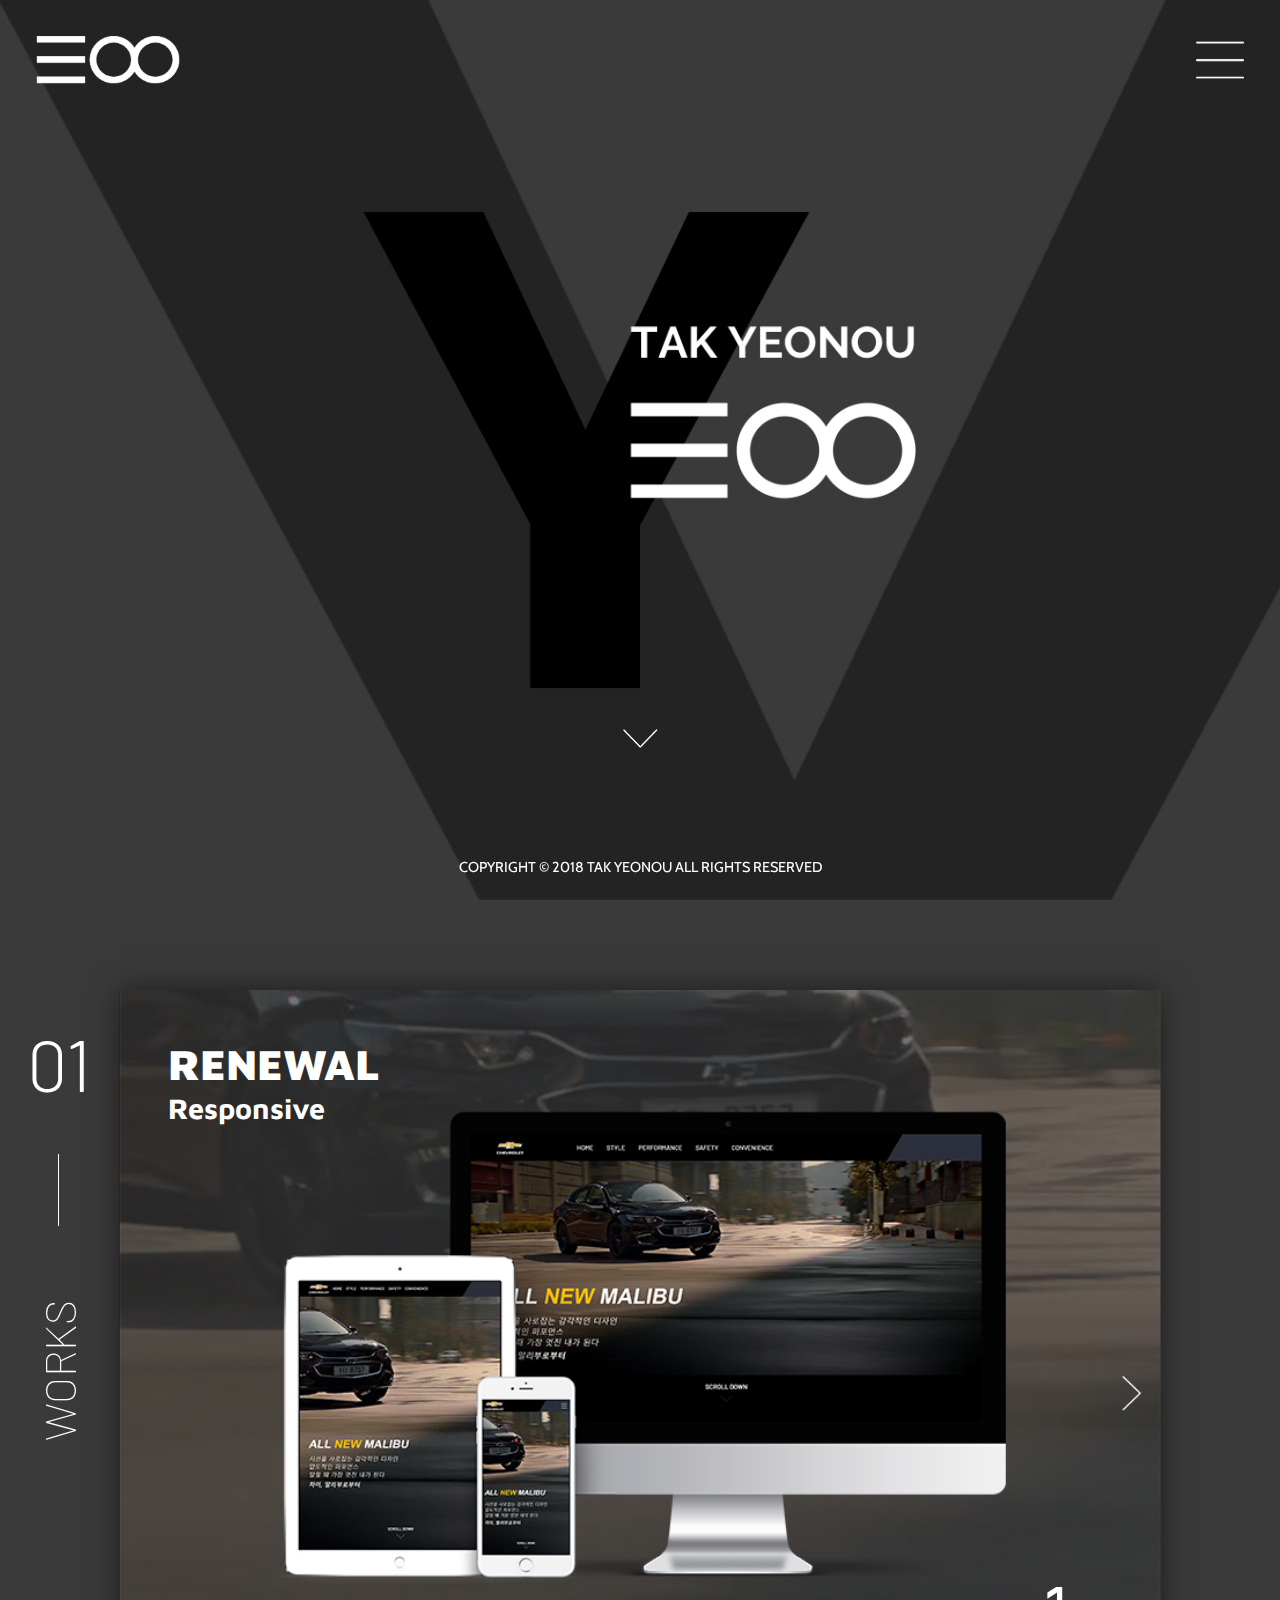
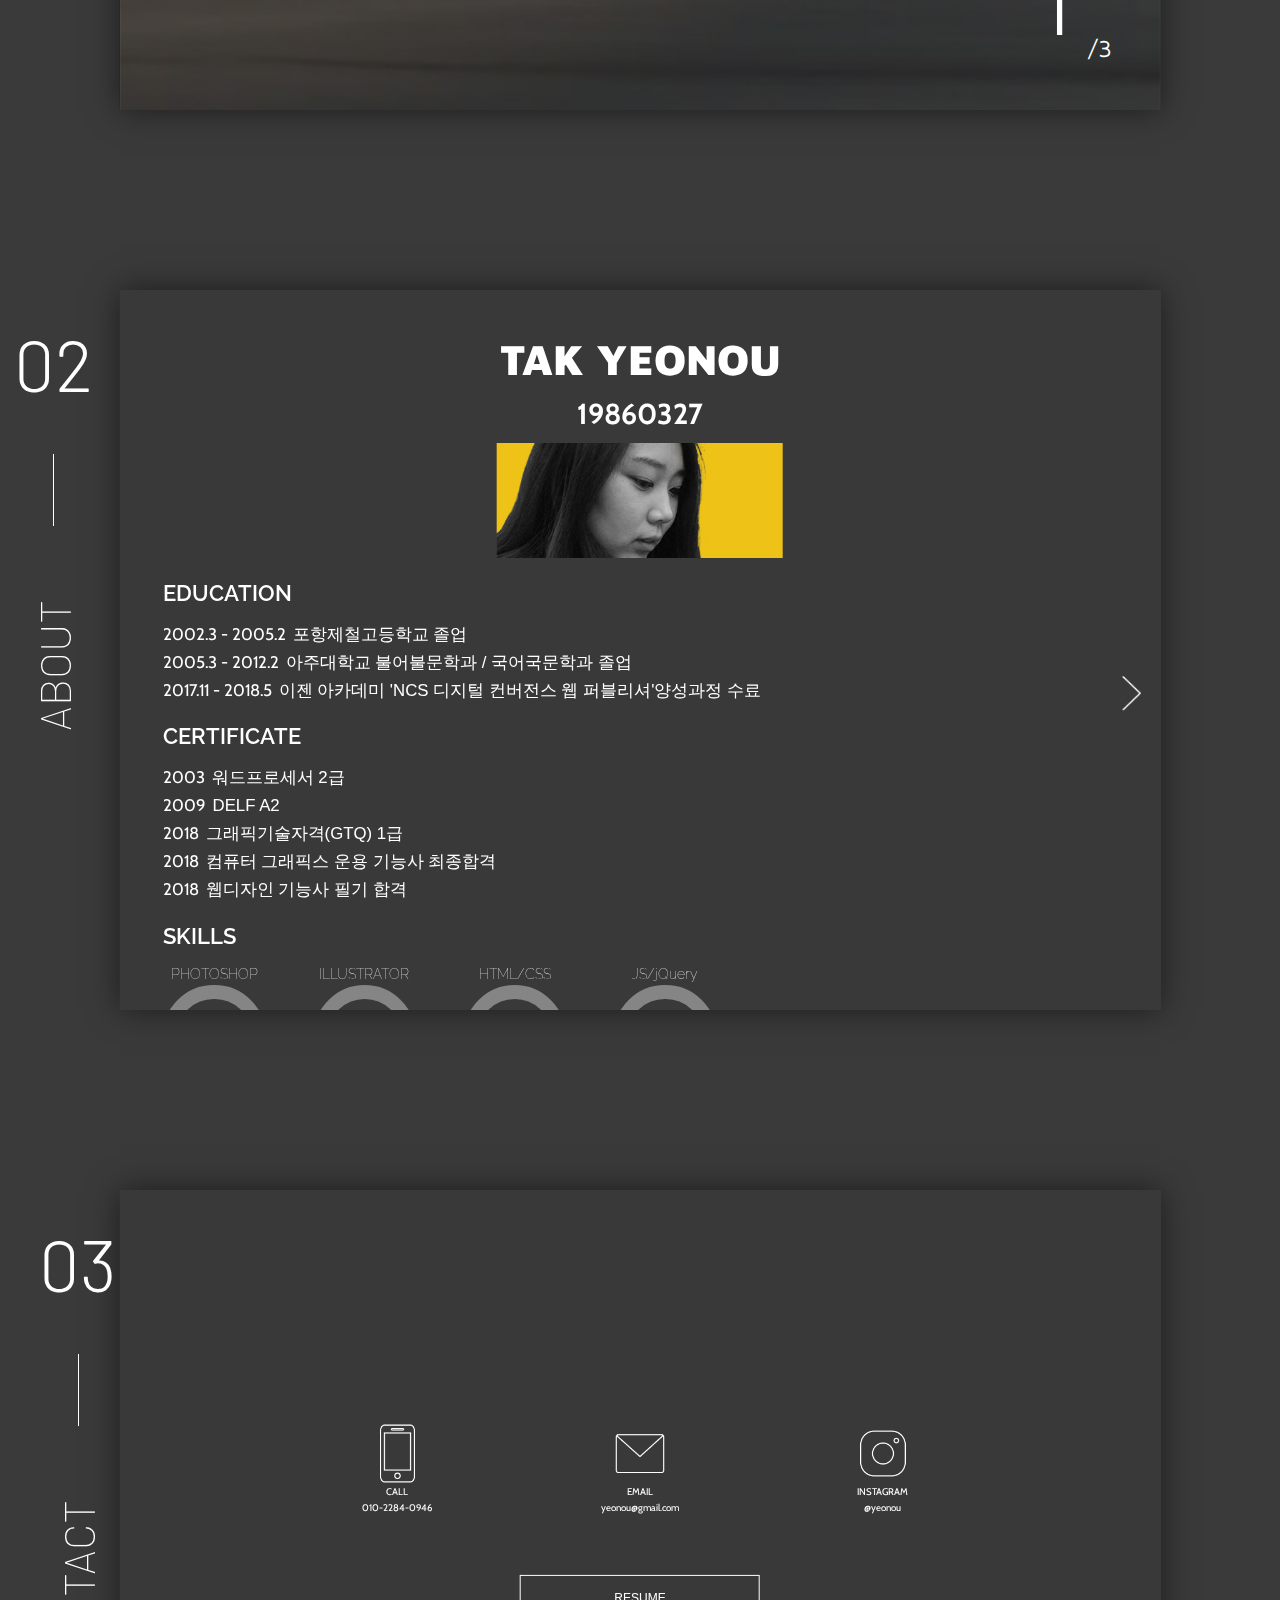
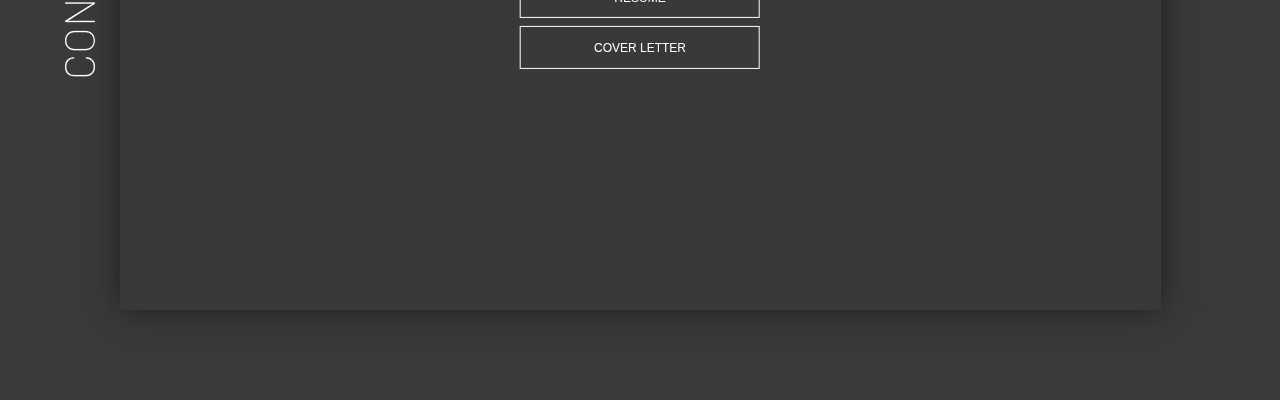
<file: index.html>
<!doctype html>
<html>
<head>
    <meta charset="UTF-8">
    <meta name="viewport" content="width=device-width, initial-scale=1, maximum-scale=1, minimum-scale=0, user-scalable=no">
    <meta name="mobile-web-app-capable" content="yes">
    <!-- 안드로이드 홈화면 추가시 상단 주소창 제거 -->
    <meta name="apple-mobile-web-app-capable" content="yes">
    <!-- 아이폰 홈화면 추가시 상단 주소창 제거 -->    
    <title>TAK YEONOU PORTFOLIO</title>    
    <!--<link rel="stylesheet" type="text/css" href="./css/jquery.fullpage.css">-->
    <link rel="stylesheet" type="text/css" href="./css/style.css" />    
</head>
<body>
    <div id="wrap">
        <div id="header" class="clear">
            <h1 id="logo"><!-- logo -->
                <a href="./index.html"><img src="./images/logo.png" alt="탁연우 포트폴리오"></a>
            </h1>
            <div id="toggle_btn"><!-- menu btn -->
                <img src="./images/toggle_btn.png" alt="메뉴 버튼">
            </div>            
        </div><!-- Header End -->
        <div id="nav"><!-- menu -->
            <ul>
                <li><a href="#section0">HOME</a></li>
                <li><a href="#section1">WORKS</a></li>
                <li><a href="#section2">ABOUT</a></li>
                <li><a href="#section3">CONTACT</a></li>
            </ul>
            <div id="close_btn"><!-- close btn -->
                <img src="./images/close_btn.png" alt="닫기 버튼">
            </div>
        </div><!-- menu end -->            
        <div id="footer">
            <span>
                COPYRIGHT &copy; 2018 TAK YEONOU ALL RIGHTS RESERVED
            </span>
        </div><!-- Footer end -->        
        <div id="fullpage">
            <!-- Home Page -->
            <div id="section0" class="section" data-anchor="firstpage">
                <div id="home_title">
                    <img src="./images/home_title.png" alt="TAK YEONOU">
                </div>
                <div class="down">
                    <img src="./images/home_down_btn.png" alt="스크롤 다운">               
                </div>
            </div><!-- Home Page End -->
            <!-- Works Page -->
            <div id="section1" class="section" data-anchor="secondpage">
                <div class="title">
                    <h2>01</h2>
                    <div class="title_line"></div>
                    <span>WORKS</span>
                </div>
                <div class="content">
                    <div class="inner_box">
                        <div id="works_slide" class="content_slide">
                            <ul>
                                <li class="pt_malibu">
                                    <h3>RENEWAL</h3>
                                    <span>Responsive</span>
                                    <a href="./pt_malibu.html" target="_self"></a>
                                </li>
                                <li class="pt_laon">
                                    <h3>BRANDING</h3>
                                    <span>Web/Mobile</span>
                                    <a href="./pt_laon.html" target="_self"></a>
                                </li>
                                <li class="pt_ppp">
                                    <h3>PROJECT</h3>
                                    <span>Web</span>
                                    <a href="https://yeonou.github.io/ppp/" target="_blank"></a>
                                </li>     
                            </ul>
                            <div class="slide_btn">
                                <button class="left_btn">
                                    <img src="./images/pre_btn.png" alt="이전 페이지">
                                </button>
                                <button class="right_btn">
                                    <img src="./images/next_btn.png" alt="다음 페이지">
                                </button>
                            </div>
                            <div class="slide_page">
                                <div class="current_area"></div>
                                <span class="total_area">/</span>
                            </div>                            
                        </div>
                    </div><!-- Inner Box End -->
                </div><!-- Content End -->
            </div><!-- Works Page End -->
            
            <!-- About Page -->
            <div id="section2" class="section" data-anchor="thirdpage">
                <div class="title">
                    <h2>02</h2>
                    <div class="title_line"></div>
                    <span>ABOUT</span>
                </div>                
                <div class="content">
                    <div class="inner_box">
                        <div id="about_slide" class="content_slide">
                            <ul>
                                <li>
                                    <div id="profile">
                                        <h3>TAK YEONOU</h3>
                                        <p>19860327</p>  
                                        <div class="profile_img"></div>
                                    </div>
                                    <div id="education">
                                        <h4>EDUCATION</h4>
                                        <p>
                                            <span>2002.3 &#45; 2005.2</span>
                                            <span>포항제철고등학교 졸업</span>
                                        </p>
                                        <p>
                                            <span>2005.3 &#45; 2012.2</span>
                                            <span>아주대학교 불어불문학과 / 국어국문학과 졸업</span>
                                        </p>
                                        <!--<p>
                                            <span>2010.2 &#45; 2010.7</span>
                                            <span>Université Paris X Nanterre 교환학생 프로그램</span>
                                        </p>-->
                                        <!--<p>
                                            <span>2014.5 &#45; 2015.4</span>
                                            <span>한국방송작가협회교육원 연수반 수료</span>
                                        </p>-->
                                        <p>
                                            <span>2017.11 &#45; 2018.5</span>
                                            <span>이젠 아카데미 &#39;NCS 디지털 컨버전스 웹 퍼블리셔&#39;양성과정 수료</span>
                                        </p> 
                                    </div>
                                    <div id="cerificate">
                                        <h4>CERTIFICATE</h4>
                                        <p>
                                            <span>2003</span>
                                            <span>워드프로세서 2급</span>
                                        </p>
                                        <p>
                                            <span>2009</span>
                                            <span>DELF A2</span>
                                        </p>
                                        <p>
                                            <span>2018</span>
                                            <span>그래픽기술자격&#40;GTQ&#41; 1급</span>
                                        </p>
                                        <p>
                                            <span>2018</span>
                                            <span>컴퓨터 그래픽스 운용 기능사 최종합격</span>
                                        </p>
                                        <p>
                                            <span>2018</span>
                                            <span>웹디자인 기능사 필기 합격</span>
                                        </p>     
                                    </div> 
                                    <div id="skills">
                                        <h4>SKILLS</h4>
                                        <div class="charts">
                                            <div id="photoshop" class="chart">
                                                <p class="chart_title">PHOTOSHOP</p>
                                                <div class="circle_outer left">
                                                    <div class="circle_inner">
                                                        <div class="circle_body"></div>
                                                    </div>    
                                                </div>
                                                <div class="circle_outer right">
                                                    <div class="circle_inner">
                                                        <div class="circle_body"></div>
                                                    </div>
                                                </div>
                                                <div class="chart_content">
                                                    <span>Ps</span>
                                                </div>
                                                <div class="chart_num">
                                                    <span class="percent_number">90</span>
                                                    <span class="percent_symbol">%</span>
                                                </div>
                                            </div>
                                            <div id="illust" class="chart">
                                                <p class="chart_title">ILLUSTRATOR</p>
                                                <div class="circle_outer left">
                                                    <div class="circle_inner">
                                                        <div class="circle_body"></div>
                                                    </div>    
                                                </div>
                                                <div class="circle_outer right">
                                                    <div class="circle_inner">
                                                        <div class="circle_body"></div>
                                                    </div>
                                                </div>
                                                <div class="chart_content">
                                                    <span>Ai</span>
                                                </div>
                                                <div class="chart_num">
                                                    <span class="percent_number">80</span>
                                                    <span class="percent_symbol">%</span>
                                                </div>
                                            </div>
                                            <div id="html_css"class="chart">
                                                <p class="chart_title">HTML/CSS</p>
                                                <div class="circle_outer left">
                                                    <div class="circle_inner">
                                                        <div class="circle_body"></div>
                                                    </div>    
                                                </div>
                                                <div class="circle_outer right">
                                                    <div class="circle_inner">
                                                        <div class="circle_body"></div>
                                                    </div>
                                                </div>
                                                <div class="chart_content">
                                                    <span>&lt;/&gt;</span>
                                                </div>
                                                <div class="chart_num">
                                                    <span class="percent_number">90</span>
                                                    <span class="percent_symbol">%</span>
                                                </div>
                                            </div>
                                            <div id="js_jquery" class="chart">
                                                <p class="chart_title">JS/jQuery</p>
                                                <div class="circle_outer left">
                                                    <div class="circle_inner">
                                                        <div class="circle_body"></div>
                                                    </div>    
                                                </div>
                                                <div class="circle_outer right">
                                                    <div class="circle_inner">
                                                        <div class="circle_body"></div>
                                                    </div>
                                                </div>
                                                <div class="chart_content">
                                                    <span>&#123; &#125;</span>
                                                </div>
                                                <div class="chart_num">
                                                    <span class="percent_number">80</span>
                                                    <span class="percent_symbol">%</span>
                                                </div>
                                            </div>
                                        </div>
                                    </div>   
                                </li>
                                <li>
                                    
                                </li>
                            </ul>
                            <div class="slide_btn">
                                <button class="left_btn">
                                    <img src="./images/pre_btn.png" alt="이전 페이지">
                                </button>
                                <button class="right_btn">
                                    <img src="./images/next_btn.png" alt="다음 페이지">
                                </button>
                            </div>
                        </div>                                                
                    </div><!-- Inner Box End -->
                </div><!-- Content End -->                    
            </div><!-- About Page End -->
            <!-- Contact Page -->
            <div id="section3" class="section" data-anchor="fourthpage">
                <div class="title">
                    <h2>03</h2>
                    <div class="title_line"></div>
                    <span>CONTACT</span>
                </div>
                <div class="content">
                    <div class="inner_box">
                        <ul id="contact" class="clear">
                            <li class="call">
                                <a href="tel:010-2284-0946">
                                    <img src="./images/contact_call.png" alt="전화">
                                </a>
                                <span>CALL</span>
                                <span><a href="tel:010-2284-0946">010-2284-0946</a></span>
                            </li>
                            <li class="mail">
                                <a href="mailto:yeonou@gmail.com">
                                    <img src="./images/contact_mail.png" alt="이메일">
                                </a>    
                                <span>EMAIL</span>
                                <span><a href="mailto:yeonou@gmail.com">yeonou@gmail.com</a></span>
                            </li>
                            <li class="sns">
                                <a href="https://www.instagram.com/yeonou/" target="_blank">
                                    <img src="./images/contact_sns.png" alt="인스타그램">
                                </a>
                                <span>INSTAGRAM</span>
                                <span><a href="https://www.instagram.com/yeonou/" target="_blank">@yeonou</a></span>
                            </li>
                        </ul><!-- contact end -->
                        <div id="resume">
                            <a href="./file/resume.pdf" target="_blank">RESUME</a>
                            <a href="#">COVER LETTER</a>
                        </div>
                    </div><!-- Inner Box End -->
                </div><!-- Content End -->
            </div><!-- Contact Page End -->
        </div><!-- Fullpage End -->        
    </div><!-- Wrap End -->    
    <script type="text/javascript" src="./js/jquery-1.12.4.min.js"></script>
    <!--<script type="text/javascript" src="./js/jquery.fullpage.js"></script>-->
    <script type="text/javascript" src="./js/common.js"></script>
    <script type="text/javascript">
        /* Full Page Scroll */
        /*$(document).ready(function(){
            $('#fullpage').fullpage({
                navigation:true,
                anchors: ['firstpage', 'secondpage', 'thirdpage', 'fourthpage']
            });            
        });*/
    </script>
</body>
</html>
</file>
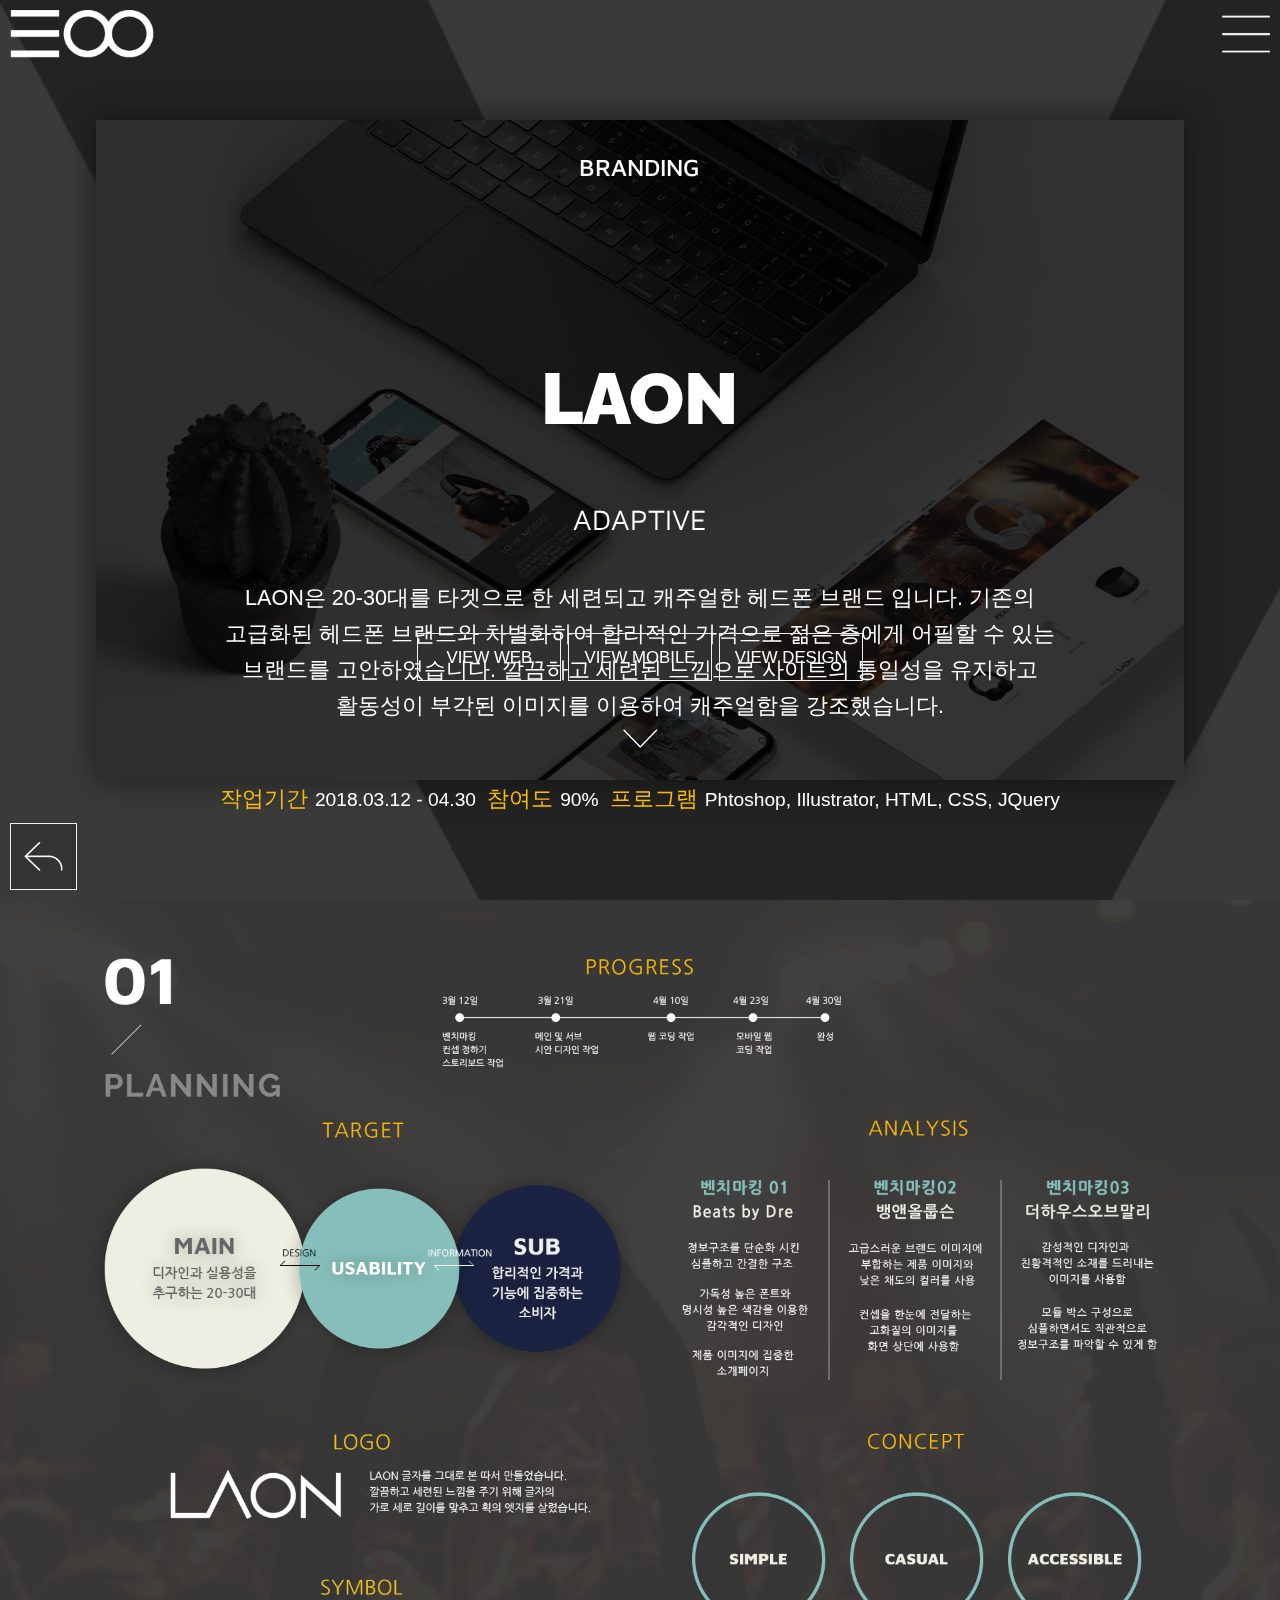
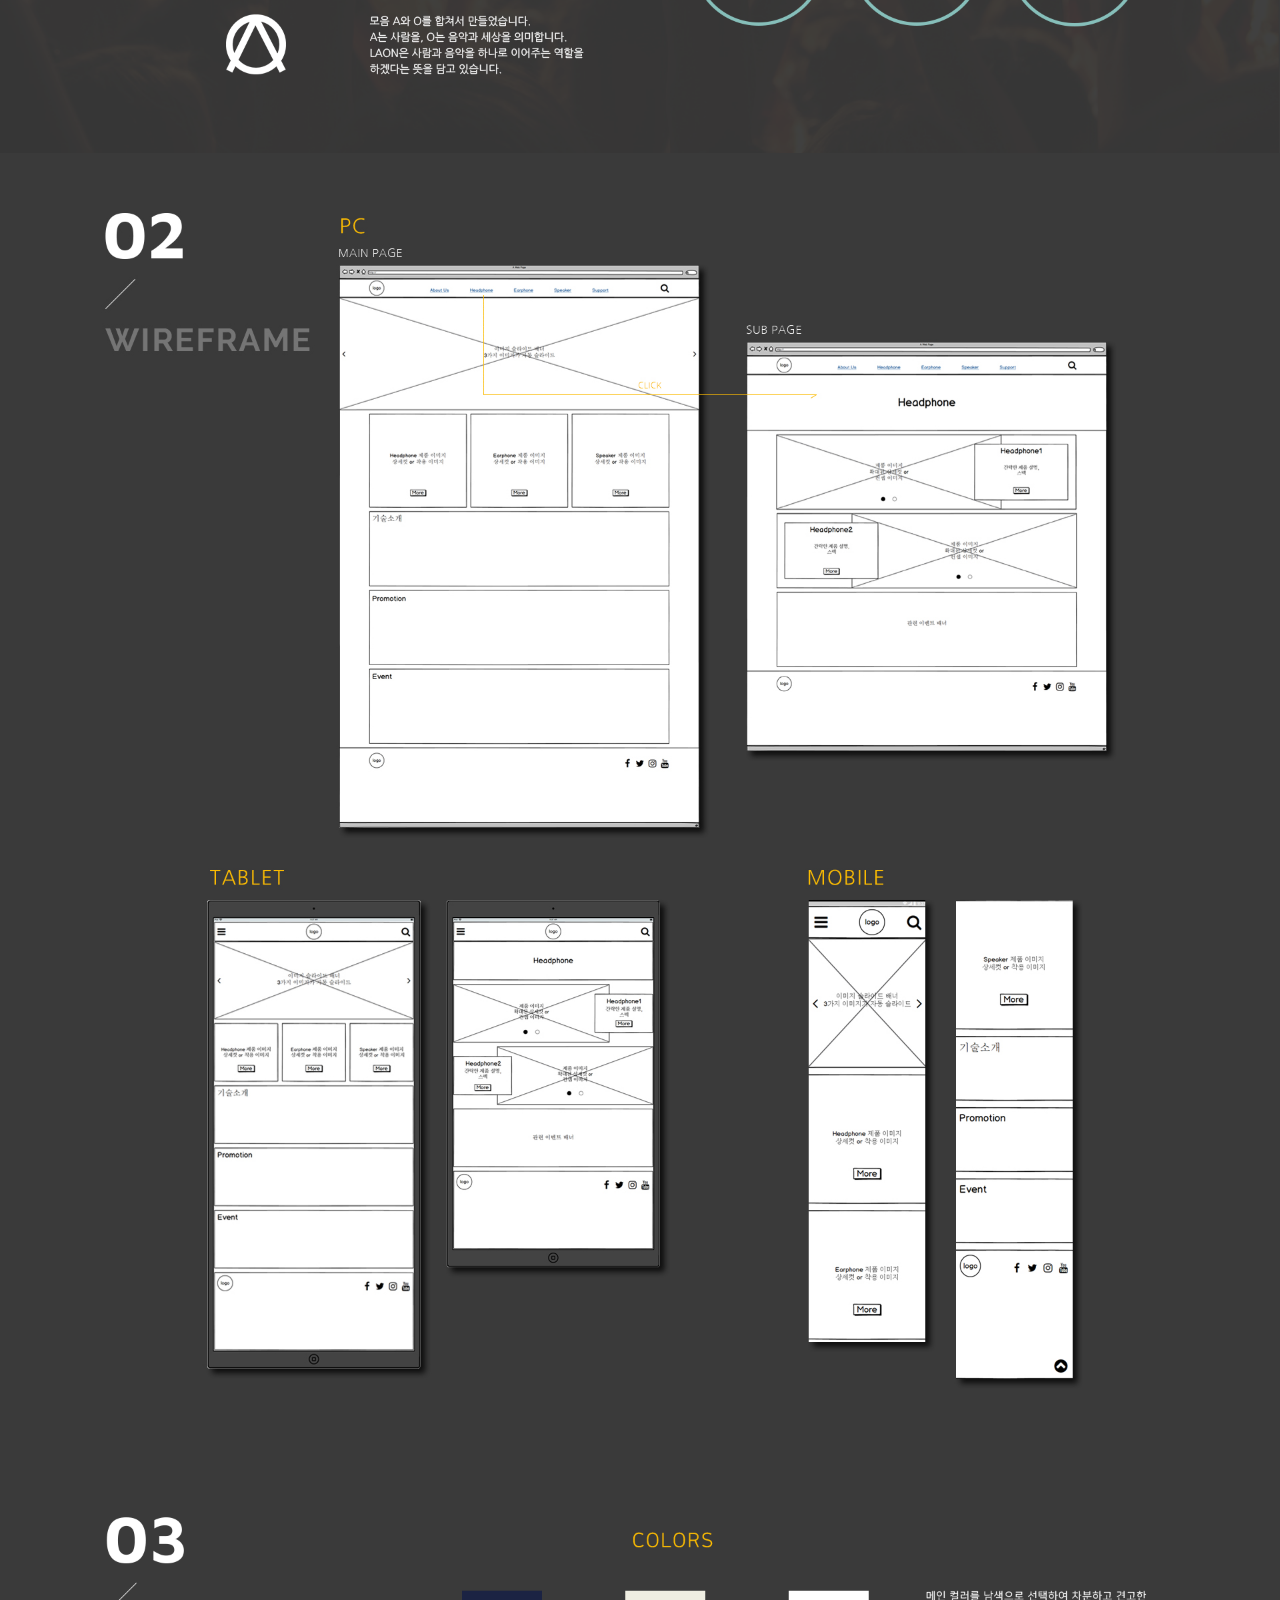
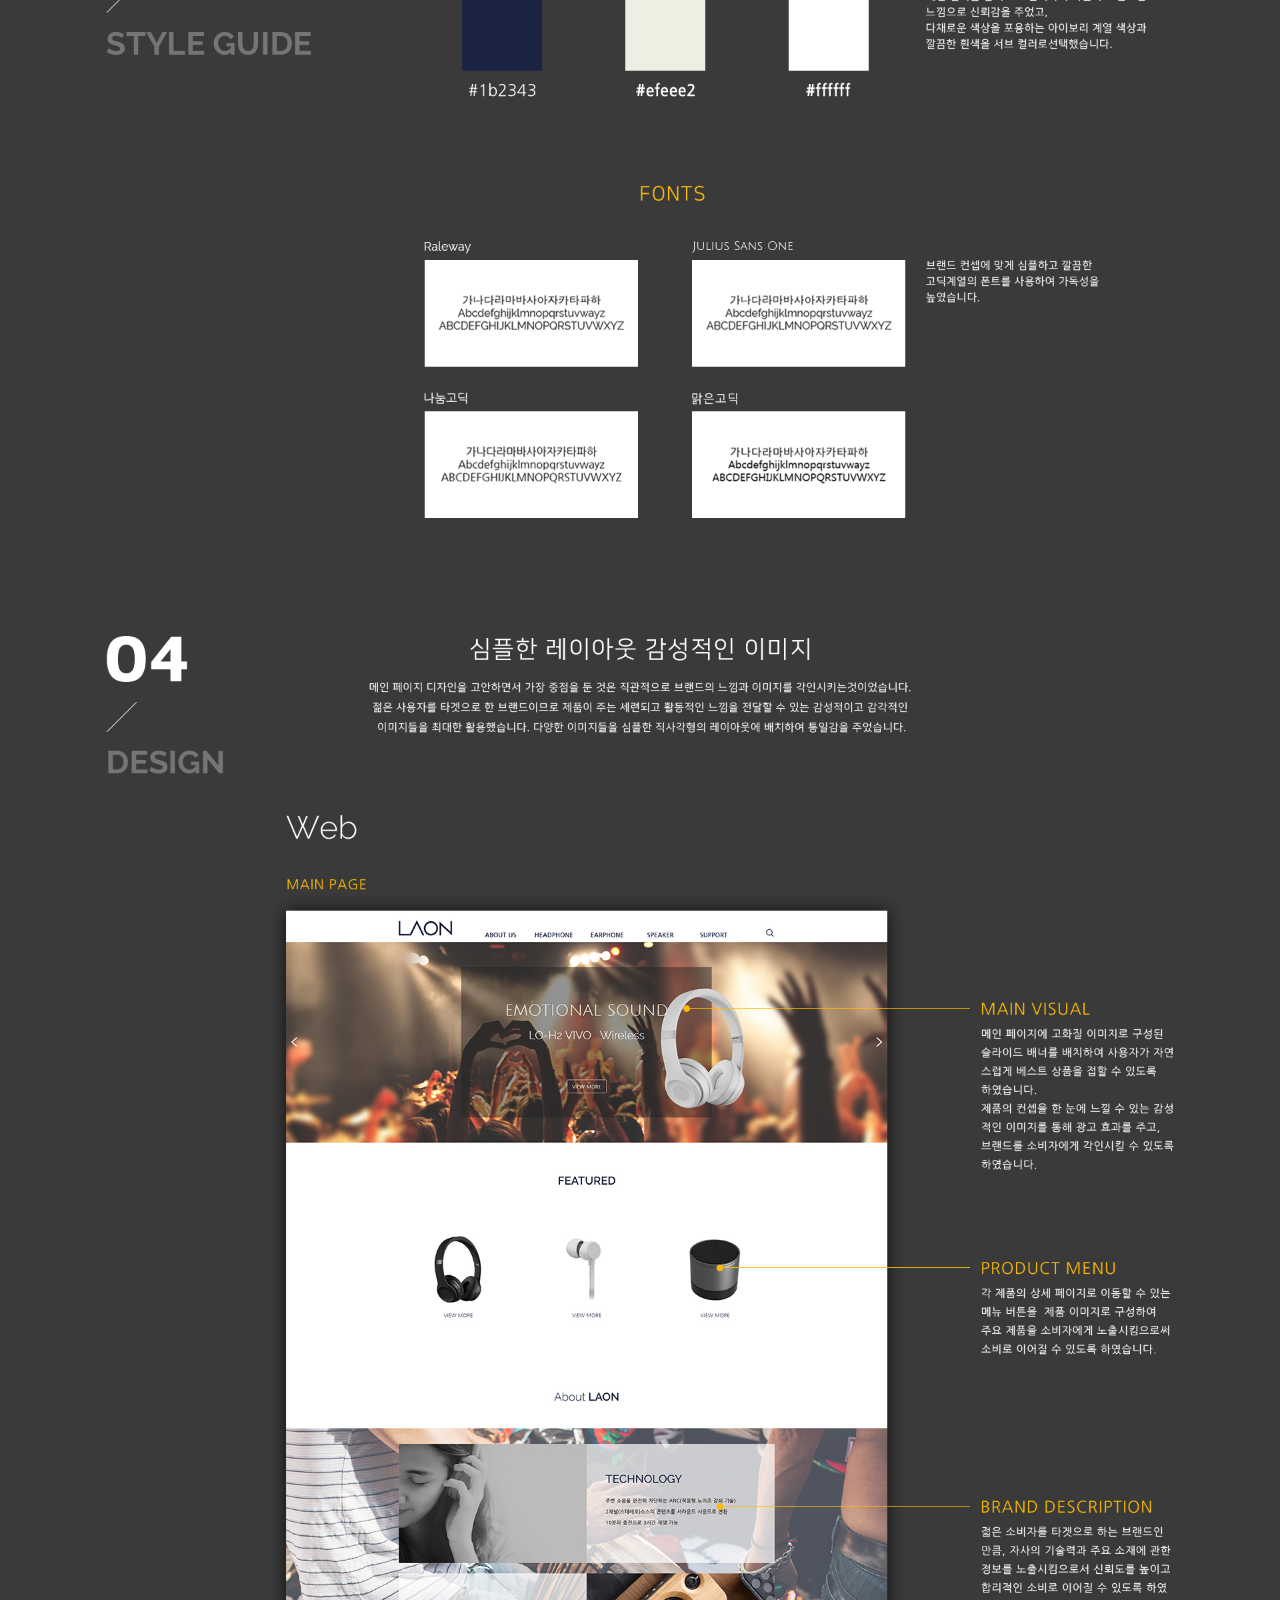
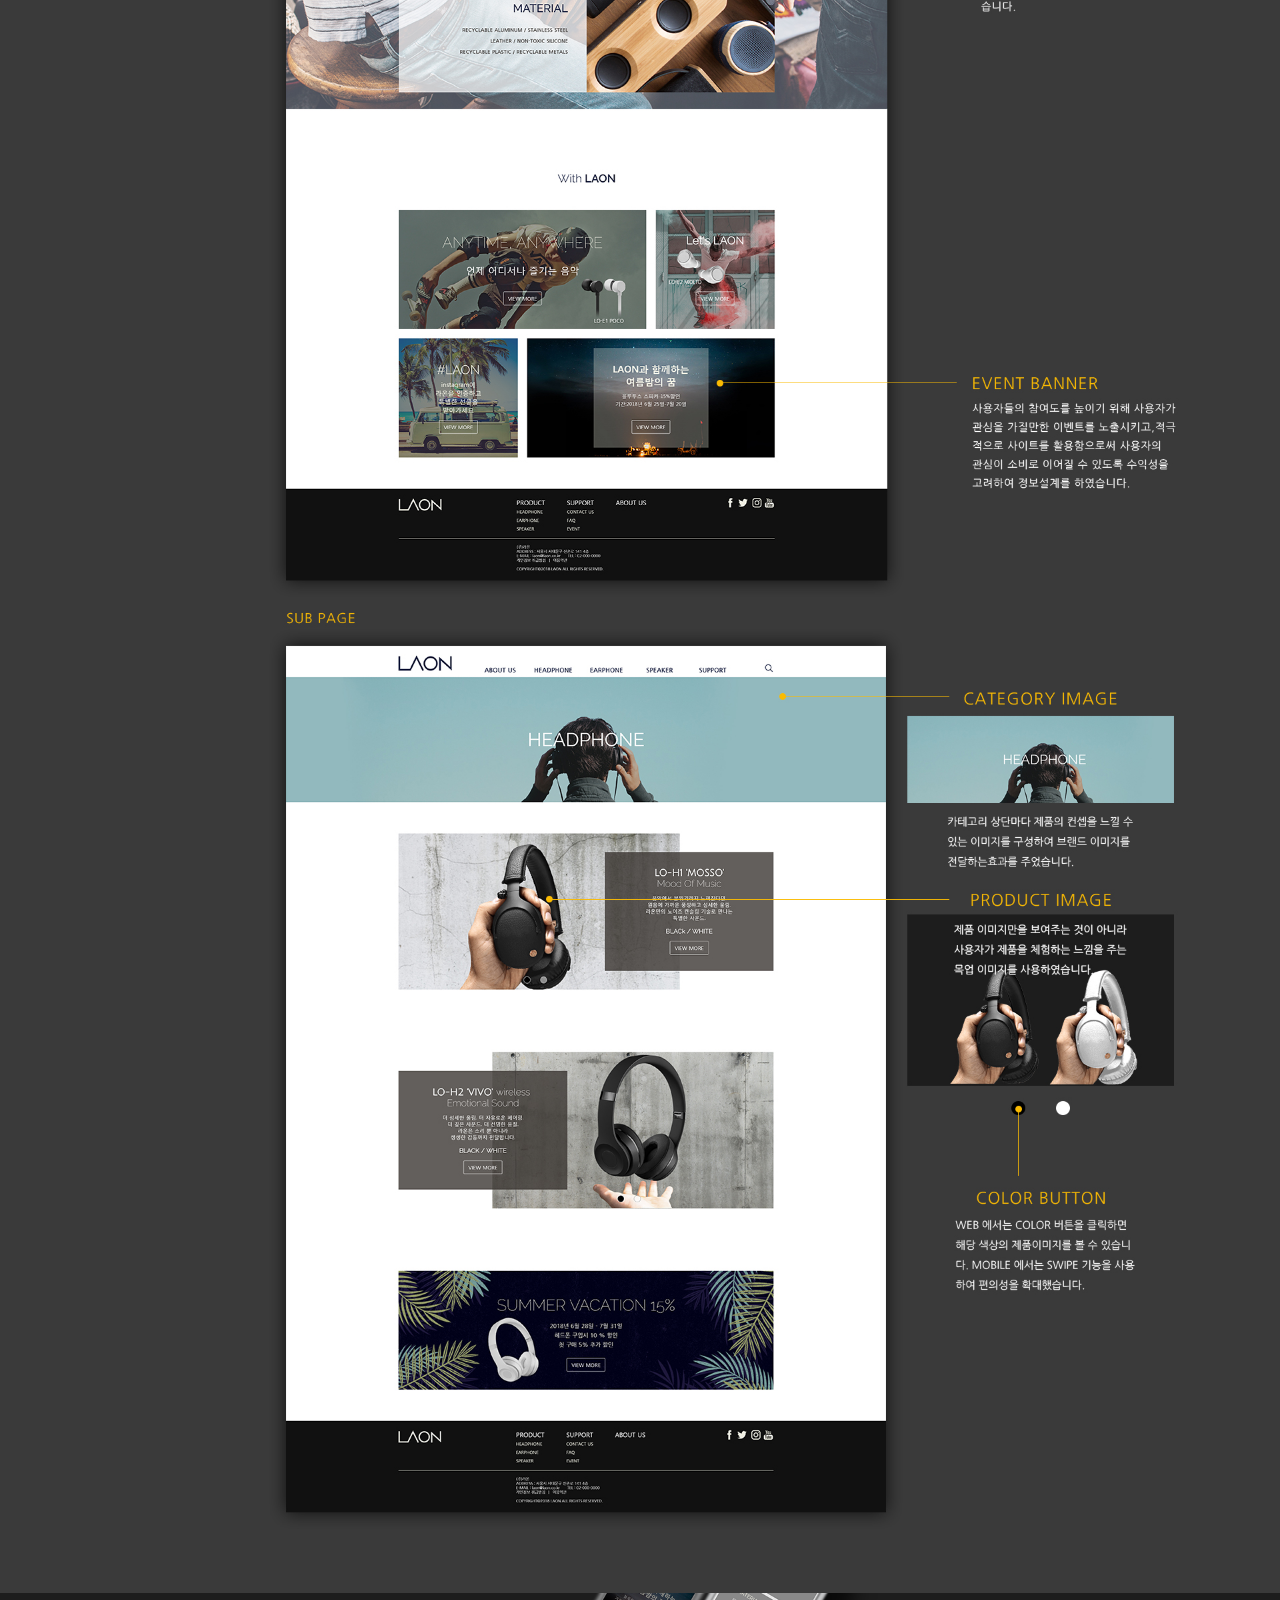
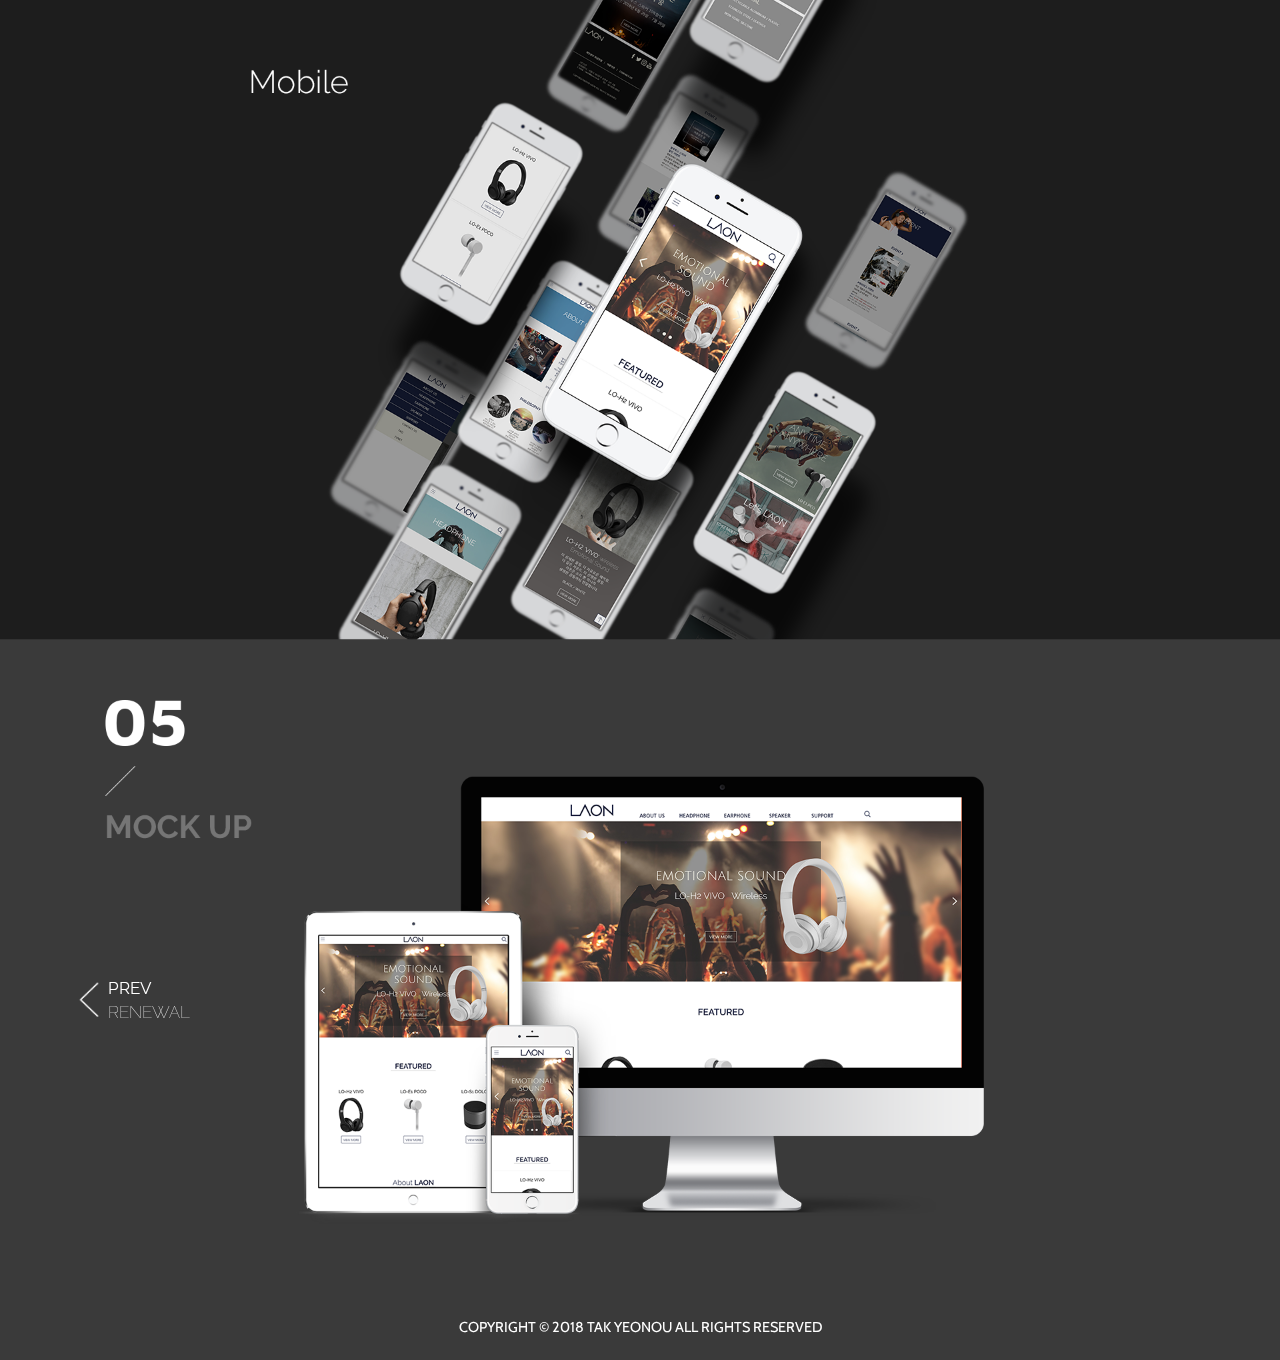
<file: pt_laon.html>
<!doctype html>
<html>
<head>
    <meta charset="UTF-8">
    <meta name="viewport" content="width=device-width, initial-scale=1, maximum-scale=1, minimum-scale=0, user-scalable=no">
    <meta name="mobile-web-app-capable" content="yes">
    <!-- 안드로이드 홈화면 추가시 상단 주소창 제거 -->
    <meta name="apple-mobile-web-app-capable" content="yes">
    <!-- 아이폰 홈화면 추가시 상단 주소창 제거 -->
    
    <title>TAK YEONOU PORTFOLIO</title>
    
    
    <link rel="stylesheet" type="text/css" href="./css/pt_style.css" />
    
</head>

<body>
    <div id="wrap" class="pt_wrap">
        <div id="header" class="clear">
            <h1 id="logo"><!-- logo -->
                <a href="./index.html"><img src="./images/logo.png" alt="탁연우 포트폴리오"></a>
            </h1>
            <div id="toggle_btn"><!-- menu btn -->
                <img src="./images/toggle_btn.png" alt="메뉴 버튼">
            </div>            
        </div><!-- Header End -->        
         <div id="nav"><!-- menu -->
            <ul>
                <li><a href="#section0">OVERVIEW</a></li>
                <li><a href="#section1">PLANNING</a></li>
                <li><a href="#section2">WIREFRAME</a></li>
                <li><a href="#section3">STYLE GUIDE</a></li>
                <li><a href="#section4">DESIGN</a></li>
                <li><a href="#section5">MOCKUP</a></li>
            </ul>
            <div id="close_btn"><!-- close btn -->
                <img src="./images/close_btn.png" alt="닫기 버튼">
            </div>
        </div><!-- menu end -->    
        <div id="footer">
            <span>
                COPYRIGHT &copy; 2018 TAK YEONOU ALL RIGHTS RESERVED
            </span>
        </div><!-- Footer end -->
        
            <!-- Intro Page -->
            <div id="section0" class="pt_laon_intro intro">
                <div class="content">
                    <div class="inner_box">
                        <div class="txt_box">
                            <span class="title">BRANDING</span>
                            <h2>LAON</h2>
                            <h3>ADAPTIVE</h3>
                            <p class="description">LAON은 20-30대를 타겟으로 한 세련되고 캐주얼한 헤드폰 브랜드 입니다.
기존의 고급화된 헤드폰 브랜드와 차별화하여 
합리적인 가격으로  젊은 층에게 어필할 수 있는 브랜드를 고안하였습니다.
깔끔하고 세련된 느낌으로 사이트의 통일성을 유지하고
활동성이 부각된 이미지를 이용하여 캐주얼함을 강조했습니다.</p>
                            <div class="overview">
                                <p>
                                    <span>작업기간</span>
                                    <span>2018.03.12 - 04.30</span>
                                </p>
                                <p>
                                    <span>참여도</span>
                                    <span>90%</span>
                                </p>
                                <p>
                                    <span>프로그램</span>
                                    <span>Phtoshop, Illustrator, HTML, CSS, JQuery</span>
                                </p>
                            </div>
                        </div>
                        <div class="link">                            
                            <a href="https://yeonou.github.io/laon/" target="_blank">VIEW WEB</a>
                            <a href="https://yeonou.github.io/laon_m/" target="_blank">VIEW MOBILE</a>
                            <a href="#" target="_blank">VIEW DESIGN</a>
                        </div>    
                    </div>
                </div>
                <div class="down">
                    <img src="./images/home_down_btn.png" alt="스크롤 다운">
                </div>
            </div><!-- Intro Page End -->
           
            <!-- Planning Page -->
            <div id="section1" class="pt_laon_con1">
                    <img src="./images/pt_laon_01_planning.png" alt="Laon planing">  
                
            </div><!-- Overview Page End -->
            
            <!-- Wireframe Page -->
            <div id="section2" class="pt_laon_con2">
                <img src="./images/pt_laon_02_wireframe.jpg" alt="Laon wireframe">
            </div><!-- Wireframe Page End -->
            
            <!-- StyleGuide Page -->
            <div id="section3" class="pt_laon_con3">
                <img src="./images/pt_laon_03_style_guide.png" alt="Laon StyleGuide">   
            </div><!-- StyleGuide Page End -->
            
            <!-- Design Page -->
            <div id="section4" class="pt_laon_con4">
                <img src="./images/pt_laon_04_design.jpg" alt="Laon Design">
                <img src="./images/pt_laon_04_design_mobile.png" alt="Laon Mobile Design">   
            </div><!-- StyleGuide Page End -->
            
            <!-- Mock Up Page -->
            <div id="section5" class="pt_laon_con5">
                <img src="./images/pt_laon_05_mockup.png" alt="Malibu Mockup">
                <div class="control_btn">
                    <a href="./pt_malibu.html" class="prev">
                        <img src="./images/pre_btn.png" alt="이전">
                        <p>
                            <span>PREV</span>
                            <span>RENEWAL</span>
                        </p>
                    </a>
                    <!--<a href="#" class="next">
                        <img src="./images/next_btn.png" alt="다음">
                        <p>
                            <span>NEXT</span>
                            <span>PERSONAL</span>
                        </p>
                    </a>-->
                </div>    
            </div><!-- Mock Up Page End -->
            
            <a href="javascript:history.back();" class="return_btn"><span>back</span></a>
            <a href="#" class="top_btn">Top</a>
            
        
    </div><!-- Wrap End -->
    
    <script type="text/javascript" src="./js/jquery-1.12.4.min.js"></script>    
    <script type="text/javascript" src="./js/common.js"></script>
    <script type="text/javascript">
        $(function(){
            /* Down 클릭시 이동 */
    
            $('.down').click(function(){
                $('html,body').animate({scrollTop:$('#section1').offset().top},500);
            });
            
        });
    </script>
</body>
</html>
</file>
<file: css/style.css>
@charset "UTF-8";

@import url('https://fonts.googleapis.com/css?family=Barlow:100,200,300,400,500,600,700,800,900|Cabin:400,500,600,700|Raleway:100,200,300,400,500,600,700,800,900|Maven+Pro:400,500,700,900');

/* Reset CSS */
body, div, ul, li, h1, h2, h3, h4, a, img, p, span, input, button {
    margin:0;
    padding:0;
    -o-box-sizing:border-box;
    -moz-box-sizing:border-box;
    -webkit-box-sizing:border-box;
    box-sizing:border-box;
}
li { list-style:none; }
a {
    text-decoration:none;
    color:#fff;
}
button {
    display:block;
    background-color:transparent;
    border:0;
}
img{
    border:0;
    display:block;
    max-width:100%;
}
html, body {
    width:100%;
    height:100%;
    font-family:'맑은고딕','Malgungothic', '나눔고딕', 'Nanumgothic', '돋움', 'Dotum', 'Gothic', sans-serif;
}


/* Media Query Font */
@media (max-width:360px){html{font-size:10px;}}
@media (min-width:361px) and (max-width:399px){html{font-size:11px;}}
@media (min-width:400px) and (max-width:439px){html{font-size:12px;}}
@media (min-width:440px) and (max-width:479px){html{font-size:13px;}}
@media (min-width:480px) and (max-width:519px){html{font-size:14px;}}
@media (min-width:520px) and (max-width:559px){html{font-size:15px;}}
@media (min-width:560px) and (max-width:599px){html{font-size:16px;}}
@media (min-width:600px) and (max-width:639px){html{font-size:17px;}}
@media (min-width:640px) and (max-width:679px){html{font-size:18px;}}
@media (min-width:680px) and (max-width:719px){html{font-size:19px;}}
@media (min-width:720px) and (max-width:759px){html{font-size:20px;}}
@media (min-width:760px) and (max-width:799px){html{font-size:21px;}}
@media (min-width:800px) and (max-width:839px){html{font-size:22px;}}
@media (min-width:840px) and (max-width:879px){html{font-size:23px;}}
@media (min-width:880px){html{font-size:24px;}}



/* Clearfix */
.clear::after {
    content:'';
    display:block;
    clear:both;
}



/* COMMON */

body {
    background-color:#3a3a3a;
    color:#fff;
    overflow:hidden;
}
#wrap::before {
    content:'';
    display:block;
    position:fixed;
    left:0;
    top:0;
    width:100%;
    height:100%;
    z-index:-10;       
}
#wrap .section {
    width:100vw;
    height:100vh;
    /*height:100vh;*/    
    position:relative;    
}
.section .content {
    position:absolute;
    left:50%;
    top:50%;
    -o-transform:translate3D(-50%,-50%,0);
    -moz-transform:translate3D(-50%,-50%,0);
    -webkit-transform:translate3D(-50%,-50%,0);
    transform:translate3D(-50%,-50%,0);
}
.section .inner_box {
    width:100%;   
    height:100%;
    -o-box-shadow:0 0 30px 0px rgba(0,0,0,.5);
    -moz-box-shadow:0 0 30px 0px rgba(0,0,0,.5);
    -webkit-box-shadow:0 0 30px 0px rgba(0,0,0,.5);
    box-shadow:0 0 30px 0px rgba(0,0,0,.5);
    position:relative;
}
/* slide */
.section .content_slide {
    width:100%; 
    height:100%;
    position:absolute;
    top:0; 
    left:0;    
    overflow:hidden;
}
.section .content_slide ul {
    width:100%;
    height:100%;
    position:absolute;
    top:0;
    left:0;
}
.section .content_slide ul li {   
    height:100%;
    padding:2rem;
    position:relative;
    float:left;    
    overflow:hidden;
}

/* Scroll Bar */

::-webkit-scrollbar {
    width:.4rem;
}
::-webkit-scrollbar-track {
    background-color:#858585;
}
::-webkit-scrollbar-thumb {
    background-color: #efefef;    
}


/* FullPage CSS */

#fp-nav.right {
    right:1.5rem;
}
#fp-nav ul li {
    margin:1.2rem .5rem;
}

/* Section Title */

.section .title {
    position:absolute;
    font-family:'Barlow', sans-serif;
    text-align: center;
    z-index:100;
}
.section .title h2 {
    font-weight:300;    
}
.section .title .title_line {
    width:1px;    
    background-color:#fff;
}
.section .title span {
    display:block;
    -o-transform:rotate(-90deg) translateX(-50%);
    -moz-transform:rotate(-90deg) translateX(-50%);
    -webkit-transform:rotate(-90deg) translateX(-50%);
    transform:rotate(-90deg) translateX(-50%);
    font-weight:100;
}
.section .slide_btn button {
    position:absolute;
    top:56%;
    -o-transform:translateY(-50%);
    -moz-transform:translateY(-50%);
    -webkit-transform:translateY(-50%);
    transform:translateY(-50%);
    cursor:pointer;
    padding:1rem .5rem;
    box-sizing:border-box; 
}



/* HEADER */

#header {
    width:100%;
    position:fixed;
    z-index:100;
}
#header #logo {
    float:left;
}
#header #logo img {    
    height:auto;
}
#header #toggle_btn {
    float:right;
    cursor:pointer;
}
#header #toggle_btn img {    
    height:auto;
}
#nav {
    width:100%;
    height:100vh;
    position:fixed;
    background-color:rgba(0,0,0,.9);
    z-index:1000;
    display:none;
    transition:display 600s;
}
#nav ul {
    position:absolute;
    top:50%;
    left:50%;
    -o-transform:translateX(-50%) translateY(-50%);
    -moz-transform:translateX(-50%) translateY(-50%);
    -webkit-transform:translateX(-50%) translateY(-50%);
    transform:translateX(-50%) translateY(-50%);
    font-family:'Raleway',sans-serif;
    font-weight:600;
    text-align:center;
}
#nav li {
    margin:1rem 0;    
}    
#nav li a {
    transition:all 300ms ease;
}
#nav li:hover a {
    color:#eec317;
}
#nav #close_btn {
    float:right;
    cursor:pointer;
}
#nav #close_btn img {
    height:auto;
}

/* FOOTER */

#footer {
    width:100%;
    text-align:center;
    position:fixed;
    bottom:0;
    font-family:'Cabin',sans-serif;
    font-weight:200;    
}


/* HOME PAGE */

#home_title {
    position:absolute;
    top:50%;
    left:50%;
    -o-transform:translateX(-50%) translateY(-50%);
    -moz-transform:translateX(-50%) translateY(-50%);
    -webkit-transform:translateX(-50%) translateY(-50%);
    transform:translateX(-50%) translateY(-50%);    
}
#home_title img {
    height:auto;
}

.section .down {
    position:absolute;
    left:50%;
    -o-transform:translateX(-50%);
    -moz-transform:translateX(-50%);
    -ms-transform:translateX(-50%); 
    -webkit-transform:translateX(-50%);
    transform:translateX(-50%);    
}
.section .down img {
    display:block;
    height:auto;
    position:absolute;
    top:0;
    left:0;
}
.section .down img {
    -o-animation:ani ease-out 1.5s 0s infinite;
    -moz-animation:ani ease-out 1.5s 0s infinite;
    -ms-animation:ani ease-out 1.5s 0s infinite;
    -webkit-animation:ani ease-out 1.5s 0s infinite;
    animation:ani ease-out 1.5s 0s infinite;
}

@keyframes ani {
	0% { top:0; opacity:1; }
	100% { top:20px; opacity:0; }
}



/* WORKS PAGE */

#section1 .inner_box {
    background-color:rgba(17,17,17,.8);    
}
#section1 ul li h3, #section1 ul li span {
    display:block;
    font-family:'Maven Pro', sans-serif;
}
#section1 ul li h3 {
    font-weight:900;
}
#section1 ul li span {
    font-weight:700;
}
#section1 ul li a {
    width:100%; 
    height:100%;
    display:block;
    position:absolute;
    top:0;
    left:0;    
}

#section1 .slide_page {
    width:5rem;
    height:5rem;
    transition-delay:.3s;
    position:absolute;
    bottom:2rem;
    right:2rem;
    font-size:1rem;
    font-family:'Maven Pro', sans-serif;
    color:#fff;
}
#section1 .slide_page .current_area {
    width:5rem;
    height:5rem;
    position:absolute;
    top:-1rem;
    left:0;
    font-size:3rem;
    overflow:hidden;
}
#section1 .slide_page .current_area li {
    width:5rem;
    height:5rem;
    background:none;
}
#section1 .slide_page .total_area {
    position:absolute;
    bottom:0;
    right:0;
}



/* ABOUT PAGE */

#section2 .inner_box {
    background-color:rgba(58,58,58,.8);    
}

#section2 ul li > div {    
    width:50%;
    float:left;
}
#section2 ul li #profile {
    height:100%;
    overflow:hidden;
}
#section2 ul li #profile h3 {
    font-family:'Maven Pro', sans-serif;
    font-weight:900;
}
#section2 ul li #profile p {
    font-family:'Cabin', sans-serif;
    font-weight:700;
    margin:1rem 0;
}
#section2 ul li #profile .profile_img {
    background:url(../images/about_photo.jpg) no-repeat center center;
    background-size:cover;
}
#section2 ul li h4 {
    font-family:'Raleway', sans-serif;
    font-weight:600;
}
#section2 ul li p span:nth-of-type(1) {
    font-family:'Cabin', sans-serif;
    font-weight:400;
}
#section2 ul li p span:nth-of-type(2) {
    font-family:'NanumSquare', '나눔스퀘어', sans-serif;
    font-weight:100;
}

/* ABOUT CIRCLE */
#section2 .charts {
    width:100%;
    height:100%;
    position:relative;
}
#section2 .charts .chart {
    float:left;
    position:relative;
}
#section2 .charts .chart::before {
    content:'';
    display:block;
    border-radius:50%;
    box-sizing:border-box;
    position:absolute;
    left:0;
    top:0;
}
.chart_title {
    position:absolute;
    left:50%;
    transform:translateX(-50%);
    font-family:'Raleway',sans-serif;
    font-weight:100;
}
.circle_outer, 
.circle_inner {
    overflow:hidden;
    position:absolute;
}
.circle_outer.left {
    left:0;
}
.circle_outer.left .circle_inner {
    left:100%;
    transform-origin:0 50%;
}
.circle_outer.right {
    right:0;
}
.circle_outer.right .circle_inner {
    right:100%;
    transform-origin:100% 50%;
}
.circle_body { 
    border-radius:50%;
    position:absolute;        
}
.circle_outer.left .circle_body {
    right:0;
}
.circle_outer.right .circle_body {
    left:0;
}
.chart_content {
    position:absolute;
    top:50%;
    left:50%;
    transform:translate3d(-50%,-50%,0);
    font-family:'Barlow', sans-serif;
    font-weight:700;
    vertical-align:middle;
}
.chart_num {
    position:absolute;
    width:40%;
    left:50%;
    transform:translateX(-50%);
    font-family:'Raleway',sans-serif; 
}



/* CONTACT PAGE */

#section3 .inner_box {
    /*background-color:rgba(17,17,17,.8); */   
    background-color:rgba(58,58,58,.8);    
}
#section3 #contact {
    position:absolute;    
    left:50%;
    -o-transform:translateX(-50%);
    -moz-transform:translateX(-50%);
    -webkit-transform:translateX(-50%);
    transform:translateX(-50%);
}
#section3 #contact li img {    
    margin:0 auto;
}
#section3 #contact li span {
    display:block;
    text-align:center;
    font-family:'Cabin',sans-serif;
    font-weight:100;
    transition:all 300ms ease;
}
#section3 #contact li span a {
    transition:all 300ms ease;
}
#section3 #contact li:hover span,
#section3 #contact li:hover span a {
    color:#eec317;
}
#section3 #resume {
    position:absolute;
    left:50%;
    -o-transform:translateX(-50%);
    -moz-transform:translateX(-50%);
    -webkit-transform:translateX(-50%);
    transform:translateX(-50%);
}
#section3 #resume a {
    display:block;    
    text-align:center;    
    border:1px solid #fff;    
}
#section3 #resume a:hover {
    background-color:#fff;
    color:#000;
    transition:1s;
}



/* MOBILE */

@media all and (max-width:759px) {
    
    /* COMMON */
    
#wrap::before {
    background:url(../images/y_bg_m.png) no-repeat top left;
    -o-background-size: cover;
    -moz-background-size: cover;
    -webkit-background-size: cover;
    background-size:cover; 
}
.section .content {
    /* mobile */
    width:73vw;
    height:82%;    
}
.section .content_slide ul li {
    /* mobile */
    width:73vw;
}

/* Section Title */
.section .title {
    /* mobile */
    top:6rem;
    left:0;
}
.section .title h2 {
    /* mobile */
    font-size:2rem;
}
.section .title .title_line {
    /* mobile */
    height:2rem;
    margin:1.5rem auto;
}
.section .title span {
    /* mobile */
    font-size:1.4rem;
}
.section .slide_btn button {
    /* mobile */
    top: 42%;
}
.section .slide_btn .left_btn {
    /* mobile */
    left:0;
}
.section .slide_btn .right_btn {
    /* mobile */
    right:0;
}
.section .slide_btn img {
    /* mobile */
    width:2rem;
    height:2rem;
}    



/* HEADER */

#header {
    /* mobile */
    height:5rem;
    padding:10px 10px 0;
}
#header #logo img {
    /* mobile */
    width:7.2rem;
}
#header #toggle_btn img {
    /* mobile */
    width:2.5rem;
}
#nav ul {
    /* mobile */
    font-size:4rem;
}
#nav #close_btn {
    /* mobile */
    margin:10px 10px;
}
#nav #close_btn img {
    /* mobile */
    width:2.5rem;
}

/* FOOTER */
    
#footer {
    /* mobile */
    font-size:.8rem;
    bottom:2rem;
}


/* HOME PAGE */

#home_title img {
    /* mobile */
    width:23rem;
}

.section .down {
    /* mobile */
    width:2.5rem;
    height:2.5rem;
    bottom:8rem;
}
.section .down img {
    /* mobile */
    width:2.5rem;
}



/* WORKS PAGE */

#section1 ul li.pt_laon{
    /* mobile */
    background:url(../images/works_thumb_laon_S.jpg) no-repeat center center;
    -o-background-size:cover;
    -moz-background-size:cover;
    -webkit-background-size:cover;
    background-size:cover;
}
#section1 ul li.pt_malibu {
    /* mobile */
    background:url(../images/works_thumb_malibu_S.jpg) no-repeat center center;
    -o-background-size:cover;
    -moz-background-size:cover;
    -webkit-background-size:cover;
    background-size:cover;
}
#section1 ul li.pt_ppp {
    /* mobile */
    background:url(../images/works_thumb_ppp_S.jpg) no-repeat center center;
    -o-background-size:cover;
    -moz-background-size:cover;
    -webkit-background-size:cover;
    background-size:cover;
}
#section1 ul li h3, #section1 ul li span {
    /* mobile */
    margin-bottom:.5rem;
    text-align:center;
}
#section1 ul li h3 {
    /* mobile */
    font-size:1.8rem;
    margin-top:3rem;
}
#section1 ul li span {
    /* mobile */
    font-size:1.4rem;
}



/* ABOUT PAGE */

#section2 ul li {
    /* mobile */
    padding:2.5rem;
}
#section2 ul li > div {
    /* mobile */
    margin-bottom:2.5vh;
    width:100%;
}
#section2 ul li #profile {
    /* mobile */
    width:100%;
    height:15vh;
    text-align:left;
    position:relative;
}
#section2 ul li #profile h3 {
    /* mobile */
    font-size:1.8rem;
    width:50%;
}
#section2 ul li #profile p {
    /* mobile */
    margin:.8rem 0;
    font-size:1.2rem;
}
#section2 ul li #profile .profile_img {
    /* mobile */
    display:inline-block;
    width:50%;
    height:100%;
    position:absolute;
    right:0;
    top:0;

}
#section2 ul li h4 {
    /* mobile */
    font-size:1.2rem;
    margin-bottom:.8rem;
}
#section2 ul li p span {
    /* mobile */
    font-size:1rem;
}
    
#section2 .charts .chart {
    width:10vw;
    height:10vw;
    margin:0 1rem 0 0;
}
#section2 .charts .chart::before {
    width:10vw;
    height:10vw;
    border:.5rem solid #858585;
}
.chart_title {
    top:-20px;
    font-size:.8rem;
    display: none;
} 
.circle_outer, 
.circle_inner {
    width:5vw;
    height:10vw;
}
.circle_body {
    width:10vw;
    height:10vw;
    border:.5rem solid #eec317;
}
.chart_content {
    font-size:1rem;
}
.chart_num {
    width:70%;
    bottom:-1.5rem;
    font-size:.8rem;
}    

    

/* CONTACT PAGE */

#section3 #contact {
    /* mobile */
    top:40%;
    -0-transform:translateY(-60%) translateX(-50%);
    -moz-transform:translateY(-60%) translateX(-50%);
    -webkit-transform:translateY(-60%) translateX(-50%);
    transform:translateY(-60%) translateX(-50%);
}
#section3 #contact li:nth-of-type(2) {
    /* mobile */
    padding:.8rem 0;
}
#section3 #contact li img {
    /* mobile */
    width:4rem;    
}
#section3 #contact li span {
    /* mobile */
    font-size:1rem;
}
#section3 #contact li span:first-of-type {
    /* mobile */
    margin:.1rem 0
}
#section3 #resume {
    bottom:40%;
    transform:translateX(-50%) translateY(150%);
}
#section3 #resume a {
    /* mobile */
    width:12rem;
    height:3rem;
    margin:.4rem auto;
    padding:.8rem;
    font-size:1rem;
}

}



/* TABLET */

@media all and (min-width:760px) and (max-width:1439px) {
    
    /* COMMON */
    
#wrap::before {
    background:url(../images/y_bg_t.png) no-repeat top left;
    -o-background-size: cover;
    -moz-background-size: cover;
    -webkit-background-size: cover;
    background-size:cover; 
}
.section .content {
    /* tablet */    
    width:81.3vw;
    height:80%;    
}
.section .content_slide ul li {
    /* tablet */
    width:81.3vw;
}    
    
/* Section Title */
    
.section .title {
    /* tablet */
    top:5rem;
    left:-.5rem;
}
.section .title h2 {
    /* tablet */
    font-size:3rem;
}
.section .title .title_line {
    /* tablet */
    height:3rem;
    margin:2rem auto;
}
.section .title span {
    /* tablet */
    font-size:1.8rem;
}
.section .slide_btn .left_btn {
    /* tablet */
    left:0;
}
.section .slide_btn .right_btn {
    /* tablet */
    right:0;
}
.section .slide_btn img {
    /* tablet */
    width:1.4rem;
    height:1.4rem;
}



/* HEADER */

#header {
    /* tablet */
    height:4rem;
    padding:1.5rem 1.5rem 0;
}
#header #logo img {
    /* tablet */
    width:6rem;
}
#header #toggle_btn img {
    /* tablet */
    width:2rem;
}
#nav ul {
    /* tablet */
    font-size:4rem;
}
#nav #close_btn {
    /* tablet */
    margin:10px 10px;
}
#nav #close_btn img {
    /* tablet */
    width:2rem;
}
    
/* FOOTER */

#footer {
    /* tabalet */
    font-size:.6rem;
    bottom:1rem;
}


/* HOME PAGE */

#section0 #home_title img {
    /* tablet */
    width:23rem;
}
.section .down {
    /* tablet */
    width:1.4rem;
    height:1.4rem;
    bottom:6rem;    
}
.section .down img {
    /* tablet */
    width:1.4rem;
}



/* WORKS PAGE */

#section1 ul li.pt_laon{
    /* tablet */
    background:url(../images/works_thumb_laon_M.jpg) no-repeat center center;
    -o-background-size:cover;
    -moz-background-size:cover;
    -webkit-background-size:cover;
    background-size:cover;
}
#section1 ul li.pt_malibu {
    /* tablet */
    background:url(../images/works_thumb_malibu_M.jpg) no-repeat center center;
    -o-background-size:cover;
    -moz-background-size:cover;
    -webkit-background-size:cover;
    background-size:cover;
}
#section1 ul li.pt_ppp {
    /* tabelt */
    background:url(../images/works_thumb_ppp_M.jpg) no-repeat center center;
    -o-background-size:cover;
    -moz-background-size:cover;
    -webkit-background-size:cover;
    background-size:cover;
}
#section1 ul li h3, #section1 ul li span {
    /* tablet */
    margin-bottom:.1rem;
    z-index:10;
}
#section1 ul li h3 {
    /* tablet */
    font-size:1.8rem;    
}
#section1 ul li span {
    /* tablet */
    font-size:1.2rem;
}



/* ABOUT PAGE */

#section2 ul li {
    /* tablet */
    padding:1.8rem;   
}
  
#section2 ul li > div {
    /* tablet */
    margin-bottom:2.5vh;
    width:100%;
}
#section2 ul li h4 {
    /* tablet */
    font-size:.9rem;
    margin-bottom:.5rem;
}
#section2 ul li p span {
    /* tablet */
    font-size:.7rem;
}
#section2 ul li #profile {
    /* tablet */
    width:100%;
    height:25vh;
    text-align:center;
}
#section2 ul li #profile h3 {
    /* tablet */
    font-size:1.8rem;
} 
#section2 ul li #profile p {
    /* tablet */
    font-size:1.2rem;
    margin:.5rem 0;
}
#section2 ul li #profile .profile_img {
    /* tablet */
    display:inline-block;
    width:30%;
    height:80%;
}
    
#section2 .charts .chart {
    width:8vw;
    height:8vw;
    margin:1rem 2rem 1rem 0;
}
#section2 .charts .chart::before {
    width:8vw;
    height:8vw;
    border:.6rem solid #858585;
}
.chart_title {
    top:-20px;
    font-size:.6rem;
} 
.circle_outer, 
.circle_inner {
    width:4vw;
    height:8vw;
}
.circle_body {
    width:8vw;
    height:8vw;
    border:.6rem solid #eec317;
}
.chart_content {
    font-size:1rem;
}
.chart_num {
    bottom:-20px;
    font-size:.6rem;
    width:50%;
}    
    

    
/* CONTACT PAGE */

#section3 #contact {
    /* tablet */
    width:70%;
    top:40%;
    transform:translateX(-50%) translateY(-60%);
}
#section3 #contact li {
    /* tablet */
    width:33.3333%;
    float:left;
}

#section3 #contact li img {
    /* tablet */
    width:2.4rem;
}
#section3 #contact li span {
    /* tablet */
    font-size:.4rem;
}    
#section3 #contact li span:first-of-type {
    /* tablet */
    margin:.2rem 0
}
#section3 #resume {
    /* tablet */
    bottom:55%;
    -o-transform:translateX(-50%) translateY(150%);
    -moz-transform:translateX(-50%) translateY(150%);
    -webkit-transform:translateX(-50%) translateY(150%);
    transform:translateX(-50%) translateY(150%);
}
#section3 #resume a {
    /* tablet */
    width:10rem;
    height:1.8rem;
    margin:.3rem auto;
    padding:.6rem 0;
    font-size:.5rem;
}

}



/* PC */

@media all and (min-width:1440px) {
    
    /* COMMON */
    
#wrap::before {
    background:url(../images/y_bg_w.png) no-repeat top left;
    -o-background-size: cover;
    -moz-background-size: cover;
    -webkit-background-size: cover;
    background-size:cover; 
}
.section .content {
    /* PC */
    width:83.4vw;
    height:83.4%;
}
.section .content_slide ul li {
    /* PC */    
    width:83.4vw;
    height:100%;
} 

/* Section Title */
    
.section .title {
    /* PC */
    top:6rem;
    left:.5rem;
}
.section .title h2 {
    /* PC */
    font-size:80px;
}
.section .title .title_line {
    /* PC */
    height:80px;
    margin:2rem auto;
}
.section .title span {
    /* PC */
    font-size:36px;
} 
   
.section .slide_btn .left_btn {
    /* PC */
    left:1rem;
}
.section .slide_btn .right_btn {
    /* PC */
    right:1rem;
}
.section .slide_btn img {
    /* PC */
    width:30px;
    height:30px;
}    



/* HEADER */

#header {
    /* PC */
    height:90px;
    padding:30px 30px 0;
}
#header #logo img {
    /* PC */
    width:100px;
}
#header #toggle_btn img {
    /* PC */
    width:30px;
}
#nav ul {
    /* PC */
    font-size:4rem;
}
#nav #close_btn {
    /* PC */
    margin:30px 30px;        
}
#nav #close_btn img {
    /* PC */
    width:30px
}
    
/* FOOTER */
#footer {
    /* PC */
    font-size:14px;
    bottom:20px;
    }


/* HOME PAGE */

#home_title img {
    /* PC */
    width:580px;
}

.section .down {
    /* PC */
    bottom:60px;
    width:30px;
    height:30px;
}
.section .down img {
    /* PC */    
    width:30px;
}



/* WORKS PAGE */    
  

#section1 ul li.pt_laon{
    /* PC */
    background:url(../images/works_thumb_laon_L.jpg) no-repeat center center;
    -o-background-size:cover;
    -moz-background-size:cover;
    -webkit-background-size:cover;
    background-size:cover;
}
#section1 ul li.pt_malibu {
    /* PC */
    background:url(../images/works_thumb_malibu_L.jpg) no-repeat center center;
    -o-background-size:cover;
    -moz-background-size:cover;
    -webkit-background-size:cover;
    background-size:cover;
} 
#section1 ul li.pt_ppp {
    /* PC */
    background:url(../images/works_thumb_ppp_L.jpg) no-repeat center center;
    -o-background-size:cover;
    -moz-background-size:cover;
    -webkit-background-size:cover;
    background-size:cover;
}
#section1 ul li h3 {
    /* PC */
    font-size:48px; 
    margin-bottom:.4rem;
}
#section1 ul li span {
    /* PC */
    font-size:36px;
}

    
    
/* ABOUT PAGE */

#section2 ul li {
    /* PC */
    padding:5vw 14vh;
}
#section2 ul li h4 {
    /* PC */
    font-size:24px;  
    line-height:60px;
}
#section2 ul li p span {
    /* PC */
    font-size:16px;
}
#section2 ul li #profile h3 {
    /* PC */
    font-size:40px;    
}
#section2 ul li #profile p {
    /* PC */
    font-size:30px;
}
#section2 ul li #profile .profile_img {
    /* PC */
    width:400px;
    height:550px;
}
#section2 ul li #cerificate {
    /* PC */
    margin:40px 0;
}
    
#section2 .charts .chart {
    width:100px;
    height:100px;
    margin:15px 30px 15px 0;
}
#section2 .charts .chart::before {
    width:100px;
    height:100px;
    border:20px solid #858585;
}
.chart_title {
    top:-20px;
    font-size:14px;
} 
.circle_outer, 
.circle_inner {
    width:50px;
    height:100px;
}
.circle_body {
    width:100px;
    height:100px;
    border:20px solid #eec317;
}
.chart_content {
    font-size:32px;
}
.chart_num {
    bottom:-20px;
    font-size:16px;
}    

    
    

/* CONTACT PAGE */

#section3 #contact {
    /* PC */
    top:30%;
    width:61%;    
}
#section3 #contact li {
    /* PC */
    width:33.3333%; 
    float:left;
}
#section3 #contact li img {
    /* PC */
    width:80px;
}
#section3 #contact li span {
    /* PC */
    font-size:20px;
    margin-top:1rem;
}    
#section3 #resume {
    /* PC */
    bottom:25%;
    transform:translateX(-50%) translateY(50%);
}
#section3 #resume a {
    /* PC */
    width:280px;
    height:54px;
    margin:10px auto;
    padding:14px;
    font-size:16px;
}
    
}
</file>
<file: css/pt_style.css>
@charset "UTF-8";

@import url('https://fonts.googleapis.com/css?family=Barlow:100,200,300,400,500,600,700,800,900|Cabin:400,500,600,700|Raleway:100,200,300,400,500,600,700,800,900|Maven+Pro:400,500,700,900|Nanum+Gothic:400,700,800&subset=korean');

/* Reset CSS */
body, div, ul, li, h1, h2, h3, h4, a, img, p, span, input, button {
    margin:0;
    padding:0;
    -o-box-sizing:border-box;
    -moz-box-sizing:border-box;
    -webkit-box-sizing:border-box;
    box-sizing:border-box;
}
li { list-style:none; }
a {
    text-decoration:none;
    color:#fff;
}
button {
    display:block;
    background-color:transparent;
    border:0;
}
img{
    border:0;
    display:block;
    max-width:100%;
}
html, body {
    width:100%;
    height:100%;
    font-family:'맑은고딕','Malgungothic', '나눔고딕', 'Nanumgothic', '돋움', 'Dotum', 'Gothic', sans-serif;
}


/* Media Query Font */
@media (max-width:360px){html{font-size:10px;}}
@media (min-width:361px) and (max-width:399px){html{font-size:11px;}}
@media (min-width:400px) and (max-width:439px){html{font-size:12px;}}
@media (min-width:440px) and (max-width:479px){html{font-size:13px;}}
@media (min-width:480px) and (max-width:519px){html{font-size:14px;}}
@media (min-width:520px) and (max-width:559px){html{font-size:15px;}}
@media (min-width:560px) and (max-width:599px){html{font-size:16px;}}
@media (min-width:600px) and (max-width:639px){html{font-size:17px;}}
@media (min-width:640px) and (max-width:679px){html{font-size:18px;}}
@media (min-width:680px) and (max-width:719px){html{font-size:19px;}}
@media (min-width:720px) and (max-width:759px){html{font-size:20px;}}
@media (min-width:760px) and (max-width:799px){html{font-size:21px;}}
@media (min-width:800px) and (max-width:839px){html{font-size:22px;}}
@media (min-width:840px) and (max-width:879px){html{font-size:23px;}}
@media (min-width:880px){html{font-size:24px;}}



/* Clearfix */
.clear::after {
    content:'';
    display:block;
    clear:both;
}



/* COMMON */

body {
    background-color:#3a3a3a;
    color:#fff;
}
#wrap {
    position:relative;
}
#wrap::before {
    content:'';
    display:block;
    position:fixed;
    left:0;
    top:0;
    width:100%;
    height:100%;
    z-index:-10;       
}
#wrap .intro {
    width:100%;
    /*height:100;*/
    height:100vh;    
    position:relative;    
}
.intro .content {
    width:100%;
    height:100%;
}
.intro .inner_box {
    width:100%;   
    height:100%;    
    -o-box-shadow:0 0 30px 0px rgba(0,0,0,.5);
    -moz-box-shadow:0 0 30px 0px rgba(0,0,0,.5);
    -webkit-box-shadow:0 0 30px 0px rgba(0,0,0,.5);
    box-shadow:0 0 30px 0px rgba(0,0,0,.5);
    position:relative;
}
.pt_malibu_intro .inner_box {
    background:url(../images/pt_malibu_intro_bg.png) center left;
    background-size:cover;
}
.pt_laon_intro .inner_box {
    background:url(../images/pt_laon_intro_bg.png) center center;
    background-size:cover;
}
#wrap div{
    text-align:center;
}


/* HEADER */

#header {
    width:100%;
    position:fixed;
    z-index:100;
}
#header #logo {
    float:left;
}
#header #logo img {
    /*width:100px;*/
    height:auto;
}
#header #toggle_btn {
    float:right;
    cursor:pointer;
}
#header #toggle_btn img {    
    height:auto;
}
#nav {
    width:100%;
    height:100vh;
    position:fixed;
    background-color:rgba(0,0,0,.9);
    z-index:1000;
    display:none;
    transition:display 600s;
}
#nav ul {
    position:absolute;
    top:50%;
    left:50%;
    -o-transform:translateX(-50%) translateY(-50%);
    -moz-transform:translateX(-50%) translateY(-50%);
    -webkit-transform:translateX(-50%) translateY(-50%);
    transform:translateX(-50%) translateY(-50%);
    font-family:'Raleway',sans-serif;
    font-weight:600;
    text-align:center;
}
#nav li {
    margin:1rem 0;    
}    
#nav li a {
    transition:all 300ms ease;
}
#nav li:hover a {
    color:#eec317;
}
#nav #close_btn {
    float:right;
    cursor:pointer;
}
#nav #close_btn img {
    height:auto;
}


/* FOOTER */

#footer {
    width:100%;
    text-align:center;
    position:absolute;
    bottom:0;
    font-family:'Cabin',sans-serif;
    font-weight:200;    
}


/* INTRO PAGE */

.intro .down {
    position:absolute;
    left:50%;
    -o-transform:translateX(-50%);
    -moz-transform:translateX(-50%);
    -ms-transform:translateX(-50%);
    -webkit-transform:translateX(-50%);
    transform:translateX(-50%);
    cursor:pointer;    
}
.intro .down img {   
    height:auto;
}
.intro .txt_box {
    text-align:center;
    position:absolute;
    top:0;
    left:50%;    
    transform:translateX(-50%);
    word-break:keep-all;
}
.intro .txt_box .title {
    font-family:'Maven Pro', sans-serif;
    font-weight:500; 
}
.intro h2 {
    font-family:'Raleway', sans-serif;
    font-weight:900;    
}
.intro h3 {
    font-family:'Maven Pro', sans-serif;
    font-weight:400;
}
.intro p {
    font-family:'NanumGothic','Gothic', sans-serif;
    font-weight:400;
}
.intro .overview p {
    display:inline-block;    
}
.intro .overview p span:first-of-type {
    color:#fbbb02;
}
 

/* Link */

.link {
    width:100%;
    position:absolute;
}
.link a {
    display:inline-block;
    box-sizing:border-box;
    border:1px solid #efefef;    
}
.link a:hover {
    background:#efefef;
    color:#111;
    transition:.5s;
}


/* MockUp PAGE */

#section5 {
    position:relative;
}
.control_btn a {
    width:120px;
    height:35px;
    position:absolute;
    top:50%;
    transform:translateY(-50%);
}
.control_btn a img {    
    position:absolute;
    top:50%;
    transform:translateY(-50%);
}
.control_btn a p {
    position:absolute;
    top:50%;
    transform:translateY(-50%);
}
.control_btn a p span {
    display:block;
    font-family:'Raleway', sans-serif;    
}
.control_btn a p span:nth-of-type(1) {
    font-weight:400;
}
.control_btn p span:nth-of-type(2) {
    font-weight:100;
}
.control_btn .prev img {
    left:0;
}
.control_btn .prev  p span {
    text-align:left;
}
.control_btn .next img {
    right:0;
}
.control_btn .next p {
    text-align:right;
}


/* Return Button */

.return_btn {
    display:block;    
    position:fixed;
    box-sizing:border-box;
    border:1px solid #efefef;
    text-align:center;    
}
.return_btn span {
    display:block;
    width:100%;
    height:100%;
    background:url(../images/return_btn.png) no-repeat center center;
    background-size:cover;
    text-indent:-9999%; 
    transition:.8s;
}
.return_btn:hover span {
    background:url(../images/return_btn_hover.png) no-repeat center center;
    background-size:cover;
    transition:.5s;
}
.return_btn:hover:before {
    content:'';
    display:block;
    width:100%;
    height:100%;
    position:absolute;
    left:0;
    top:0;
    background:#efefef;
    z-index:-1;    
}


/* Top Button */

.top_btn {
    display:block;    
    position:fixed;
    box-sizing:border-box;
    border:1px solid #efefef;
    text-align:center;
    color:#efefef;
    font-family:'Raleway','Malgun Gothic','Gothic',sans-serif;
    font-weight:500;    
    
}
.top_btn:hover {
    background:#efefef;
    color:#111;
    transition:.5s;
}



/* MOBILE */

@media all and (max-width:759px) {
    
    /* COMMON */
    
#wrap::before {
    /* mobile*/
    background:url(../images/y_bg_m.png) no-repeat top left;
    -o-background-size: cover;
    -moz-background-size: cover;
    -webkit-background-size: cover;
    background-size:cover; 
}
.intro .content {
    /* mobile */
    padding:5.6rem 4.4rem;
    /*padding:0 4.4rem;
    height:82%;*/
}


/* HEADER */

#header {
    /* mobile */
    height:5rem;
    padding:10px 10px 0;
}
#header #logo img {
    /* mobile */
    width:7.2rem;
}
#header #toggle_btn img {
    /* mobile */
    width:2.5rem;
}
#nav ul {
    /* mobile */
    font-size:2.5rem;
}
#nav li {
    margin:3rem 0;    
} 
#nav #close_btn {
    /* mobile */
    margin:1rem 1rem;
}
#nav #close_btn img {
    /* mobile */
    width:2.5rem;
}
    

/* FOOTER */
    
#footer {
    /* mobile */
    font-size:.8rem;
    bottom:2rem;
}

/* INTRO PAGE */

.intro .down {
    /* mobile */
    bottom:8rem;
}
.intro .down img {
    /* mobile */
    width:2rem;
}

.intro .txt_box {
    /* mobile */
    width:75%;
    top:40%;
    transform:translate3D(-50%,-50%,0);
}
.intro .txt_box .title {
    /* mobile */
    font-size:1.2rem;    
}
.intro h2 {
    /* mobile */
    font-size:3rem;
    margin-top:15%;
    margin-bottom:7%;
}
.intro h3 {
    /* mobile */
    font-size:1.4rem;
    margin-bottom:5%;
}
.intro .description {
    /* mobile */
    font-size:1rem;
    line-height:1.5rem;
    margin-bottom:7%;
}
.intro .overview p {
    /* mobile */
    margin-right:.2rem;
}
.intro .overview p:last-of-type {
    /* mobile */
    margin:0;
}
.intro .overview p span:first-of-type {
    /* mobile */
    font-size:1rem;
    line-height:1.5rem;
}
.intro .overview p span:nth-of-type(2) {
    /* mobile */
    font-size:.9rem;
}

    
/* Link */
    
.link {
    /* mobile */
    bottom:15%;    
}    

.link a {
    /* mobile */
    width:8rem;
    height:2.4rem;
    font-size:1rem;
    line-height:2.4rem;
}
.link a:first-of-type {
    /* mobile */
    margin-right:.5rem;
}
.pt_laon_intro .link a {
    margin-right:0;
} 
    
/* MockUp PAGE */    

.control_btn a img {
    /* mobile */
    width:2rem;
    height:2rem;
}
.control_btn a p span {
    /* mobile */
    font-size:.8rem;
    line-height:1.2rem;
}
.control_btn .prev {
    /* mobile */
    left:1rem;
}
.control_btn .prev  p {
    /* mobile */
    left:1.8rem;
}
.control_btn .next {
    /* mobile */
    right:1rem;
}
.control_btn .next p {
    /* mobile */
    right:1.8rem;
}

    
/* Return Button */
    
.return_btn {
    /* mobile */
    width:4rem;
    height:4rem;
    bottom:1rem;
    left:1rem;
    background:#333;
}
    
    
/* Top Button */
    
.top_btn {
    /* mobile */
    width:4rem;
    height:4rem;
    bottom:1rem;
    right:1rem;
    font-size:1.2rem;
    line-height:4rem;
    background:#333;
}    

}



/* TABLET */

@media all and (min-width:760px) and (max-width:1439px) {
    
    /* COMMON */
    
#wrap::before {
    /* tablet */
    background:url(../images/y_bg_t.png) no-repeat top left;
    -o-background-size: cover;
    -moz-background-size: cover;
    -ms-background-size: cover;
    -webkit-background-size: cover;
    background-size:cover; 
}
.intro .content {
    /* tablet */
    padding:5rem 4rem;
    /*padding:0 4rem;
    height:80%;*/
}


/* HEADER */

#header {
    /* tablet */
    height:4rem;
    padding:10px 10px 0;
}
#header #logo img {
    /* tablet */
    width:6rem;
}
#header #toggle_btn img {
    /* tablet */
    width:2rem;
}
#nav ul {
    /* tablet */
    font-size:2.8rem;
}
#nav #close_btn {
    /* tablet */
    margin:10px 10px;
}
#nav #close_btn img {
    /* tablet */
    width:2rem;
}

    
/* FOOTER */

#footer {
    /* tablet */
    font-size:.6rem;
    bottom:1rem;
}

    
/* INTRO PAGE */

.intro .down {
    /* tablet */
    bottom:6rem;
}
.intro .down img {
    /* tablet */
    width:1.4rem;
    height:auto;
}
.intro .txt_box {
    /* tabelt */
    width:80%;
    top:5%;
}
.intro .txt_box .title {
    /* tabelt */
    font-size:1rem;    
}
.intro h2 {
    /* tabelt */
    font-size:3rem;
    margin-top:20%;
    margin-bottom:7%;
}
.intro h3 {
    /* tabelt */
    font-size:1.2rem;
    margin-bottom:5%;
}
.intro .description {
    /* tabelt */
    font-size:.9rem;
    line-height:1.5rem;
    margin-bottom:7%;
}
.intro .overview p {
    /* tabelt */
    margin-right:.2rem;
}
.intro .overview p:last-of-type {
    /* tabelt */
    margin:0;
}
.intro .overview p span:first-of-type {
    /* tabelt */
    font-size:.9rem;
}
.intro .overview p span:nth-of-type(2) {
    /* tabelt */
    font-size:.8rem;
}

    
/* Link */
    
.link {
    /* tabelt */
    bottom:15%;    
}    

.link a {
    /* tablet */
    width:6rem;
    height:2rem;
    font-size:.7rem;
    line-height:2rem;
}
.link a:first-of-type {
    /* tablet */
    margin-right:1rem;
}
.pt_laon_intro .link a {
    margin-right:0;
}
 
    
/* MockUp PAGE */    

.control_btn a img {
    /* tabelt */
    width:1.4rem;
    height:1.4rem;
}
.control_btn a p span {
    /* tabelt */
    font-size:.7rem;
    line-height:24px;
}
.control_btn .prev {
    /* tabelt */
    left:3rem;
}
.control_btn .prev  p {
    /* tabelt */
    left:1.5rem;
}
.control_btn .next {
    /* tabelt */
    right:3rem;
}
.control_btn .next p {
    /* tabelt */
    right:1.5rem;
}

    
/* Return Button */    

.return_btn {
    /* tablet */
    width:2.8rem;
    height:2.8rem;
    bottom:10px;
    left:10px;
    background:#333;
}
    
    
/* Top Button */    
    
.top_btn {
    /* tablet */
    width:2.8rem;
    height:2.8rem;
    bottom:10px;
    right:10px;
    font-size:.8rem;
    line-height:2.8rem;
    background:#333;
}    

}



/* PC */

@media all and (min-width:1440px) {
    
    /* COMMON */
    
#wrap::before {
    /* PC */
    background:url(../images/y_bg_w.png) no-repeat top left;
    -o-background-size: cover;
    -moz-background-size: cover;
    -ms-background-size: cover;
    -webkit-background-size: cover;
    background-size:cover; 
}
.intro .content {
    /* PC */
    padding:3.8rem 6.7rem;    
}   


/* HEADER */

#header {
    /* PC */
    height:90px;
    padding:30px 30px 0;
}
#header #logo img {
    /* PC */
    width:100px;
}
#header #toggle_btn img {
    /* PC */
    width:30px;
}
#nav ul {
    /* PC */
    font-size:3.8rem;
}
#nav #close_btn {
    /* PC */
    margin:30px 30px;        
}
#nav #close_btn img {
    /* PC */
    width:30px
}
    
    
/* FOOTER */

#footer {
    /* PC */
    font-size:14px;
    bottom:20px;
}


/* INTRO PAGE */

.intro .down {
    /* PC */
    bottom:50px;
}
.intro .down img {
    /* PC */
    width:30px;
}
.intro .txt_box {
    /* PC */
    width:780px;
    top:50px;
}
.intro .txt_box .title {
    /* PC */
    font-size:24px;    
}
.intro h2 {
    /* PC */
    font-size:90px;
    margin-top:10%;
    margin-bottom:3%;
}
.intro h3 {
    /* PC */
    font-size:36px;
    margin-bottom:5%;
}
.intro .description {
    /* PC */
    font-size:18px;
    line-height:30px;
    margin-bottom:5%;
}
.intro .overview p {
    /* PC */
    margin-right:.5rem;
}
.intro .overview p:last-of-type {
    /* PC */
    margin:0;
}
.intro .overview p span:first-of-type {
    /* PC */
    font-size:20px;
}
.intro .overview p span:nth-of-type(2) {
    /* PC */
    font-size:16px;
}

    
/* Link */
    
.link {
    /* PC */
    bottom:15%;    
}    

.link a {
    /* PC */
    width:160px;
    height:40px;
    font-size:16px;
    line-height:40px;
}
.link a:first-of-type {
    /* PC */
    margin-right:30px;
}
.pt_laon_intro .link a {
    margin-right:0;
}
 
    
/* MockUp PAGE */    

.control_btn a img {
    width:30px;
    height:30px;
}
.control_btn a p span {
    font-size:16px;
    line-height:24px;
}
.control_btn .prev {
    left:160px;
}
.control_btn .prev  p {
    left:50px;
}
.control_btn .next {
    right:160px;
}
.control_btn .next p {
    right:50px;
}
    
    
/* Return Button */
    
.return_btn {
    /* PC */
    width:50px;
    height:50px;
    bottom:50px;
    left:30px;        
}    
    
    
/* Top Button */

.top_btn {
    /* PC */
    width:50px;
    height:50px;
    bottom:50px;
    right:30px;
    font-size:14px;
    line-height:50px;
}    

}
</file>
